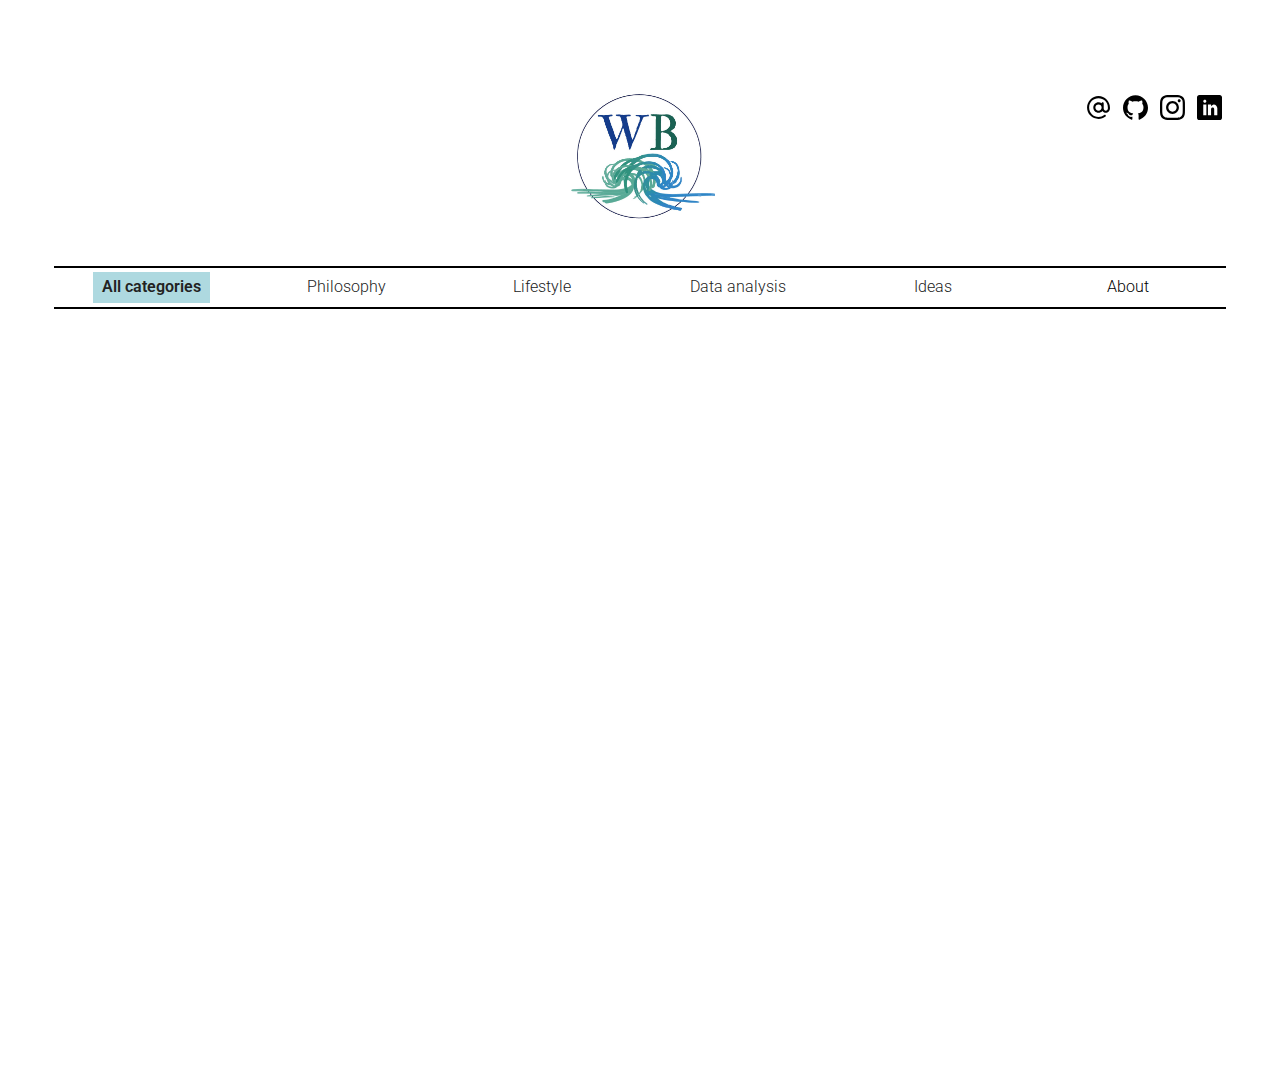
<file: index.html>
<!DOCTYPE html>
<!--[if lt IE 7]>      <html class="no-js lt-ie9 lt-ie8 lt-ie7"> <![endif]-->
<!--[if IE 7]>         <html class="no-js lt-ie9 lt-ie8"> <![endif]-->
<!--[if IE 8]>         <html class="no-js lt-ie9"> <![endif]-->
<!--[if gt IE 8]><!--> <html class="no-js"> <!--<![endif]-->
    <head>
        
                <!-- Global site tag (gtag.js) - Google Analytics -->
        <script async src="https://www.googletagmanager.com/gtag/js?id=UA-160634949-1"></script>
        <script>
          window.dataLayer = window.dataLayer || [];
          function gtag(){dataLayer.push(arguments);}
          gtag('js', new Date());

          gtag('config', 'UA-160634949-1');
        </script>

        
	<meta charset="utf-8">
	<meta http-equiv="X-UA-Compatible" content="IE=edge">
	<title>Wild Blue</title>
	<meta name="viewport" content="width=device-width, initial-scale=1">
	<meta name="description" content="On Philosophy, Lifestyle, Coding and Ideas." /> <!-- ########### INSERT DESCRIPTION ##########-->
	<meta name="keywords" content="blog, Blog, Lukas, Lucas, Dzenkauskas, Lithuanian, philosophy, lifestyle, coding, ideas, student, wild, blue, wildblue" /> <!-- ########### INSERT KEYWORDS ##########-->
	<meta name="author" content="Lukas Dzenkauskas, L.D., WB, Wild Blue, wildblue" /> <!-- ########### AUTHOR META DATA ##########-->

  	<!-- Facebook integration -->
	<meta property="og:title" content="Wild Blue"/>
	<meta property="og:image" content="images/logos/logo4.jpg"/>
	<meta property="og:url" content="https://wildblue.io/"/>
	<meta property="og:site_name" content="WildBlue.io"/>
	<meta property="og:description" content="On Philosophy, Lifestyle, Coding and Ideas."/>

	<!-- Place favicon.ico and apple-touch-icon.png in the root directory -->
	<link rel="shortcut icon" href="images/logos/favicon4.svg">
	<!-- Google Fonts -->
	<link href='http://fonts.googleapis.com/css?family=Playfair+Display:400,700,400italic|Roboto:400,300,700' rel='stylesheet' type='text/css'>
	<!-- Animate -->
	<link rel="stylesheet" href="css/animate.css">
	<!-- Icomoon -->
	<link rel="stylesheet" href="css/icomoon.css">
	<!-- Bootstrap  -->
	<link rel="stylesheet" href="css/bootstrap.css">

	<link rel="stylesheet" href="css/style.css">

	<!-- Modernizr JS -->
	<script src="js/modernizr-2.6.2.min.js"></script>
	<!-- FOR IE9 below -->
	<!--[if lt IE 9]>
	<script src="js/respond.min.js"></script>
	<![endif]-->
	</head>
    
	<body>
	<!-- END #fh5co-offcanvas -->
	<header id="fh5co-header">
		
		<div class="container-fluid">
			<div class="row">
				<ul class="fh5co-social">
                    <li><a href="mailto:Dzenk.Lukas@gmail.com"><img src="images/SVG/at.svg" width="25px"></a></li>
                    <li><a href="https://github.com/LukasDZN"><img src="images/SVG/gh.svg" width="25px"></a></li>
                    <li><a href="https://www.instagram.com/lukasdzen/"><img src="images/SVG/ig.svg" width="25px"></a></li>
                    <li><a href="https://www.linkedin.com/in/lukasdzenkauskas/"><img src="images/SVG/linkedin.svg" width="25px"></a></li>
				</ul>
				<div class="col-lg-12 col-md-12 text-center">
                        <a href="index.html"><img src="images/logos/logo4.jpg" width="150px" class="center"></a>
                    <!--<h1 id="fh5co-logo"><a href="index.html">WBT</a></h1> <!-- ########### Website title (above article) ##########-->
				</div>

			</div>
		
		</div>
		<div id="menuContainer">
			<div class="separator"></div>
			<div class="menu">
				<button
					class="filter-selector active"
					onclick="filterSelection('all')"
				>
					All categories
				</button>
				<button
					class="filter-selector"
					onclick="filterSelection('Philosophy')"
				>
					Philosophy
				</button>
				<button
					class="filter-selector"
					onclick="filterSelection('Lifestyle')"
				>
					Lifestyle
				</button>
				<button
					class="filter-selector"
					onclick="filterSelection('Data analysis')"
				>
					Data analysis
				</button>
                <button
					class="filter-selector"
					onclick="filterSelection('Ideas')"
				>
					Ideas
				</button>
                <button
					class="filter-selector"
				>
					<a href="About.html"><font color="black">About</font></a>
				</button>
			</div>
			<div class="separator"></div>
		</div>

	</header>
	<!-- END #fh5co-header -->
	<div class="container-fluid">
		<div class="row fh5co-post-entry"
			style="
    			display: flex;
    			flex-wrap: wrap;
		">
            <!-- SAMPLE ARTICLE IN INDEX
            <article label="Data analysis" class="col-lg-3 col-md-3 col-sm-3 col-xs-6 col-xxs-12 animate-box">
				<figure>
					<a href="Page_template.html"><img src="images/pic_3.jpg" alt="Image" class="img-responsive"></a>
				</figure>
				<span class="fh5co-meta">Data analysis</span>
				<h2 class="fh5co-article-title"><a href="Page_template.html">Post 3</a></h2>
				<span class="fh5co-meta fh5co-date">March 15th, 2020</span>
			</article>
            -->
            
			<article label="Data analysis" class="col-lg-3 col-md-3 col-sm-3 col-xs-6 col-xxs-12 animate-box">
				<figure>
					<a href="/Meteor_article.html"><img src="images/Meteor_article/Meteor.jpg" width="100%" alt="Image" class="img-responsive"></a>
				</figure>
				<span class="fh5co-meta">Data analysis</span>
				<h2 class="fh5co-article-title"><a href="/Meteor_article.html">If a meteor falls, but no one is around to see it...</a></h2>
				<span class="fh5co-meta fh5co-date">April 13th, 2020<br><h6>3 min read</h6></span>
			</article>
            
			<article label="Data analysis" class="col-lg-3 col-md-3 col-sm-3 col-xs-6 col-xxs-12 animate-box">
				<figure>
					<a href="/BEF_article.html"><img src="images/BEF_article/BEF_risk.jpg" width="100%" alt="Image" class="img-responsive"></a>
				</figure>
				<span class="fh5co-meta">Data analysis</span>
				<h2 class="fh5co-article-title"><a href="/BEF_article.html">Students and financial risk-taking</a></h2>
				<span class="fh5co-meta fh5co-date">April 7th, 2020<br><h6>4 min read</h6></span>
			</article>
            
			<div class="clearfix visible-xs-block"></div>
            
            <!-- ARTICLE HERE -->
            
            <!-- ARTICLE HERE -->
            
			<div class="clearfix visible-lg-block visible-md-block visible-sm-block visible-xs-block"></div>
            
            <!-- ARTICLE HERE -->
            
            <!-- ARTICLE HERE -->
            
			<div class="clearfix visible-xs-block"></div>
            
            <!-- ARTICLE HERE -->
            
            <!-- ARTICLE HERE -->
            
			<div class="clearfix visible-lg-block visible-md-block visible-sm-block visible-xs-block"></div>

            <!-- ARTICLE HERE -->
            
            <!-- ARTICLE HERE -->
            
			<div class="clearfix visible-xs-block"></div>
            
            <!-- ARTICLE HERE -->
            
            <!-- ARTICLE HERE -->
            
			<div class="clearfix visible-lg-block visible-md-block visible-sm-block visible-xs-block"></div>
            
            <!-- ARTICLE HERE -->
            
            <!-- ARTICLE HERE -->
            
			<div class="clearfix visible-xs-block"></div>
            
            <!-- ARTICLE HERE -->
            
            <!-- ARTICLE HERE -->
            
			<div class="clearfix visible-xs-block"></div>
		</div>
        
	</div>
	
	<!-- jQuery -->
	<script src="js/jquery.min.js"></script>
	<!-- jQuery Easing -->
	<script src="js/jquery.easing.1.3.js"></script>
	<!-- Bootstrap -->
	<script src="js/bootstrap.min.js"></script>
	<!-- Waypoints -->
	<script src="js/jquery.waypoints.min.js"></script>
	<!-- Main JS -->
	<script src="js/main.js"></script>
	<script src="js/filter.js"></script>

	</body>
</html>
</file>
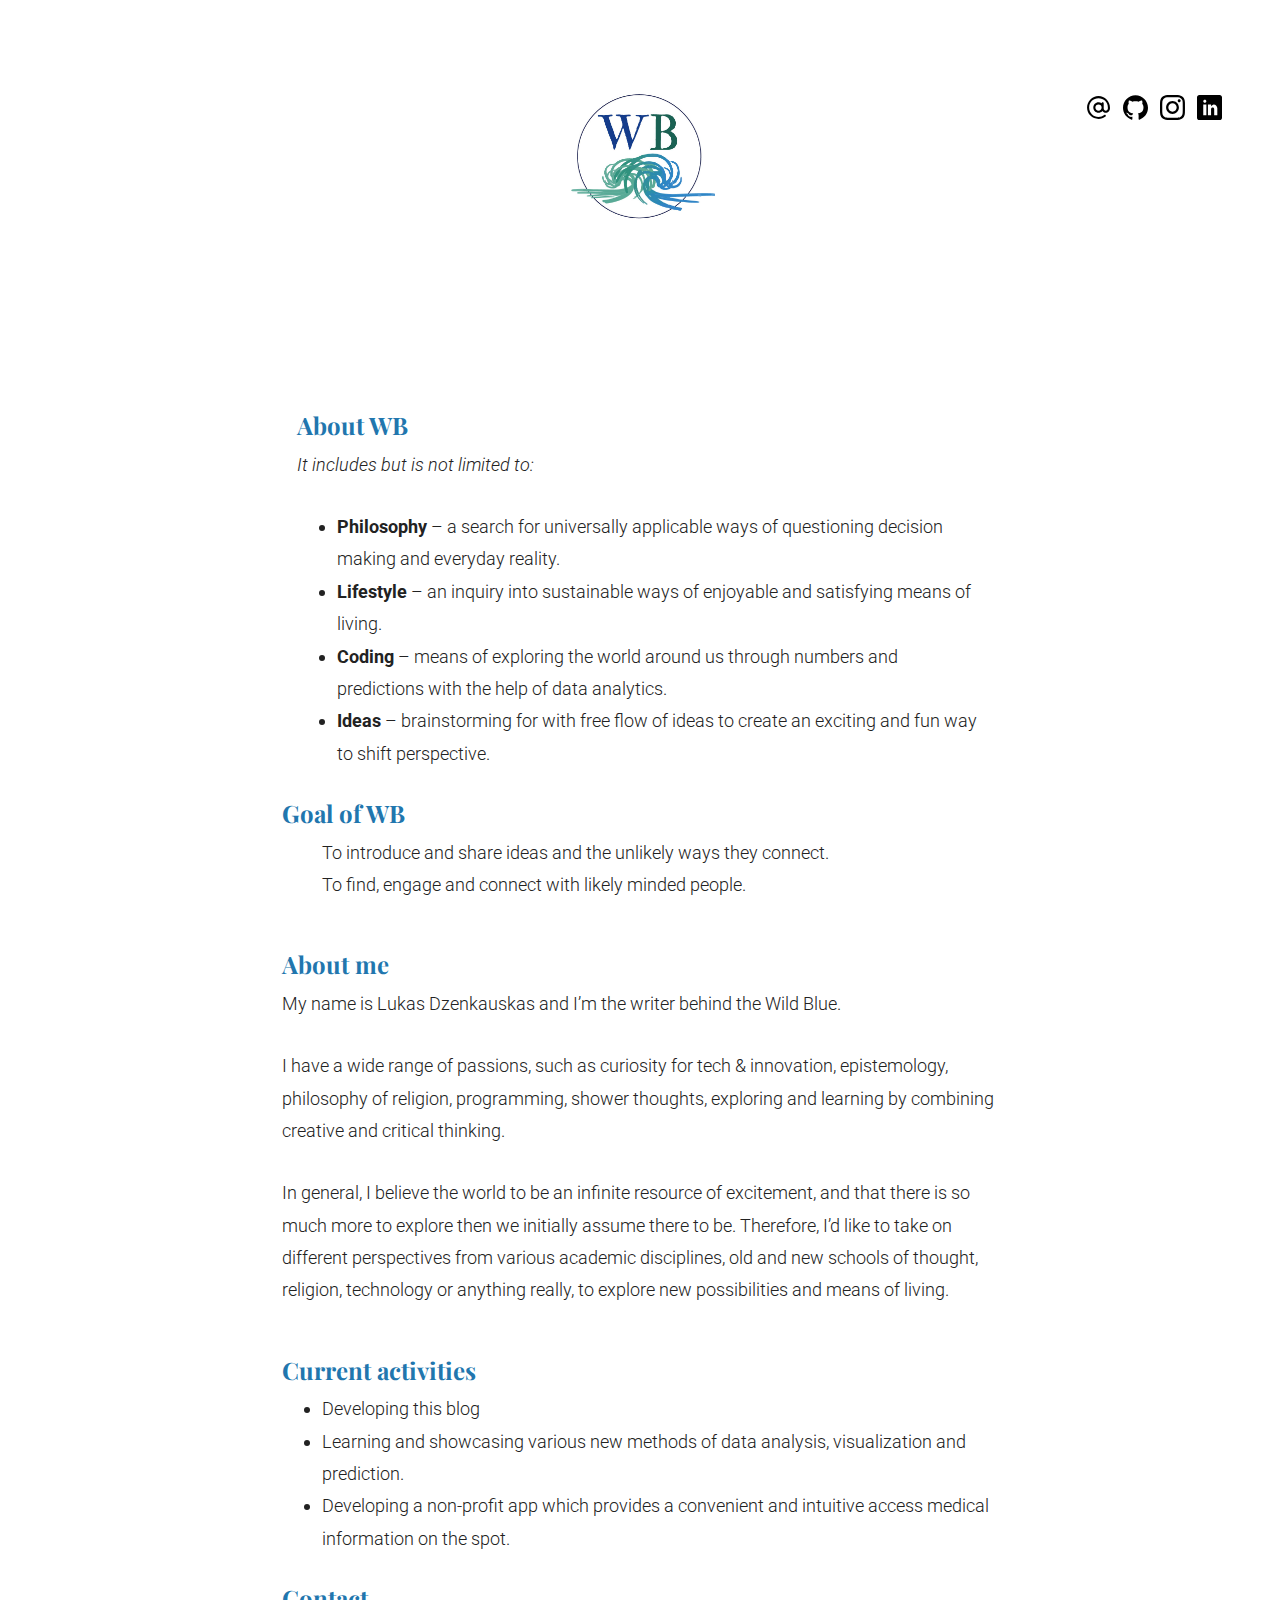
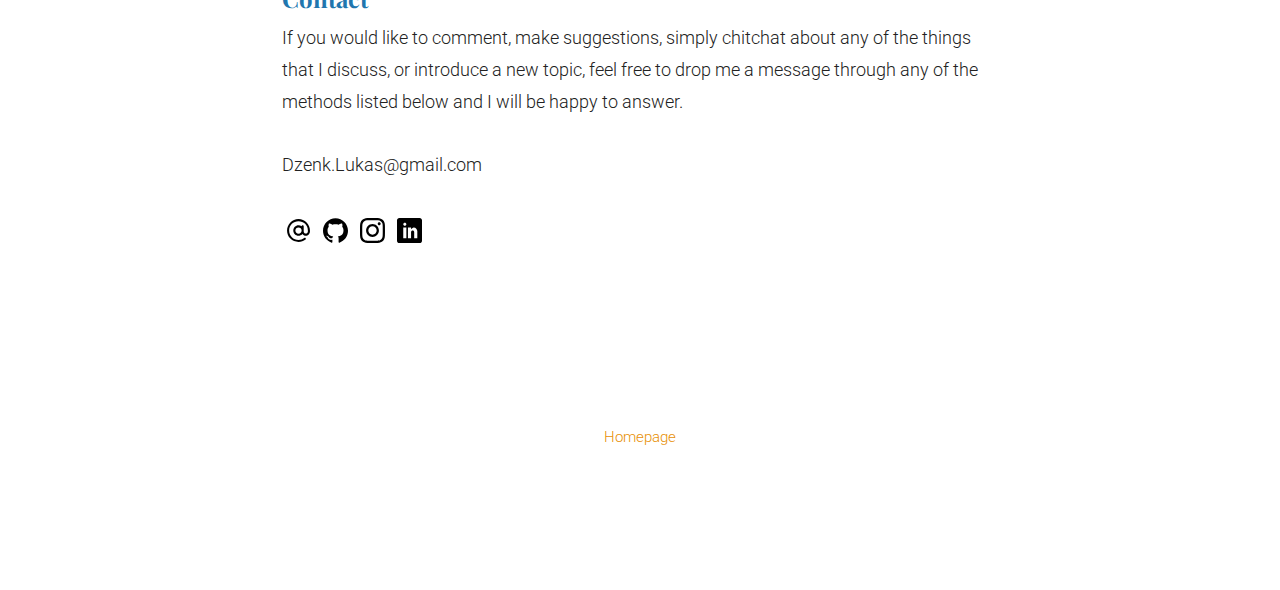
<file: About.html>
<!DOCTYPE html>
<!--[if lt IE 7]>      <html class="no-js lt-ie9 lt-ie8 lt-ie7"> <![endif]-->
<!--[if IE 7]>         <html class="no-js lt-ie9 lt-ie8"> <![endif]-->
<!--[if IE 8]>         <html class="no-js lt-ie9"> <![endif]-->
<!--[if gt IE 8]><!--> <html class="no-js"> <!--<![endif]-->
	<head>
        
        <!-- Global site tag (gtag.js) - Google Analytics -->
<script async src="https://www.googletagmanager.com/gtag/js?id=UA-160634949-1"></script>
<script>
  window.dataLayer = window.dataLayer || [];
  function gtag(){dataLayer.push(arguments);}
  gtag('js', new Date());

  gtag('config', 'UA-160634949-1');
</script>

        
	<meta charset="utf-8">
	<meta http-equiv="X-UA-Compatible" content="IE=edge">
	<title>WB &mdash; About</title> <!-- ########### TITLE OF THE TAB ##########-->
	<meta name="viewport" content="width=device-width, initial-scale=1">
	<meta name="description" content="Description about the blog and it's contents" /> <!-- ########### INSERT DESCRIPTION ##########-->
	<meta name="keywords" content="About me, information, contact, Lukas, Dzenkauskas, LukasDZN, Lukas Dzenkauskas" /> <!-- ########### INSERT KEYWORDS ##########-->
	<meta name="author" content="Lukas Dzenkauskas, Lukas, L.D., WB, Wild Blue" /> <!-- ########### AUTHOR META DATA ##########-->

  	<!-- Facebook integration -->
	<meta property="og:title" content="Wild Blue - About"/>
	<meta property="og:image" content="images/logos/logo4.jpg"/>
	<meta property="og:url" content="https://wildblue.io/About"/>
	<meta property="og:site_name" content="Wild Blue"/>
	<meta property="og:description" content="About page"/>
    
	<!-- Place favicon.ico and apple-touch-icon.png in the root directory -->
	<link rel="shortcut icon" href="images/logos/favicon4.svg">
    
	<!-- Google Fonts -->
	<link href='http://fonts.googleapis.com/css?family=Playfair+Display:400,700,400italic|Roboto:400,300,700' rel='stylesheet' type='text/css'>
	<!-- Animate -->
	<link rel="stylesheet" href="css/animate.css">
	<!-- Icomoon -->
	<link rel="stylesheet" href="css/icomoon.css">
	<!-- Bootstrap  -->
	<link rel="stylesheet" href="css/bootstrap.css">

	<link rel="stylesheet" href="css/style.css">


	<!-- Modernizr JS -->
	<script src="js/modernizr-2.6.2.min.js"></script>
	<!-- FOR IE9 below -->
	<!--[if lt IE 9]>
	<script src="js/respond.min.js"></script>
	<![endif]-->        
        
	</head>
	<body>
	<!-- END #fh5co-offcanvas -->
	<header id="fh5co-header">
		
		<div class="container-fluid">

			<div class="row">
				<!--<a href="#" class="js-fh5co-nav-toggle fh5co-nav-toggle"><i></i></a>-->
				<ul class="fh5co-social animate-box-2">
                    <li><a href="mailto:Dzenk.Lukas@gmail.com"><img src="images/SVG/at.svg" width="25px"></a></li>
                    <li><a href="https://github.com/LukasDZN"><img src="images/SVG/gh.svg" width="25px"></a></li>
                    <li><a href="https://www.instagram.com/lukasdzen/"><img src="images/SVG/ig.svg" width="25px"></a></li>
                    <li><a href="https://www.linkedin.com/in/lukasdzenkauskas/"><img src="images/SVG/linkedin.svg" width="25px"></a></li>
				</ul>
				<div class="col-lg-12 col-md-12 text-center">
                        <a href="index.html"><img src="images/logos/logo4.jpg" width="150px" class="center"></a>
                    <!--<h1 id="fh5co-logo"><a href="index.html">WBT</a></h1> <!-- ########### Website title (above article) ##########-->
				</div>

			</div>
		
		</div>

	</header>
	<!--<a href="#" class="fh5co-post-prev"><span><i class="icon-chevron-left"></i> Prev</span></a>
	<a href="#" class="fh5co-post-next"><span>Next <i class="icon-chevron-right"></i></span></a>
	<!-- END #fh5co-header --> <!-- ########### PREV AND NEXT BUTTONS ##########-->
        
	<div class="container-fluid">
        
		<div class="row fh5co-post-entry single-entry">
            
			<article class="col-lg-8 col-lg-offset-2 col-md-8 col-md-offset-2 col-sm-8 col-sm-offset-2 col-xs-12 col-xs-offset-0">
				
				<div class="col-lg-12 col-lg-offset-0 col-md-12 col-md-offset-0 col-sm-12 col-sm-offset-0 col-xs-12 col-xs-offset-0 text-left content-article">
                        
						<div class="col-md-12 animate-box-2">
                            <h3><strong>About WB</strong></h3>
                            <p><em>It includes but is not limited to:</em></p> 
                            <ul>
                            <li><strong>Philosophy</strong> – a search for universally applicable ways of questioning decision making and everyday reality.</li>

                            <li><strong>Lifestyle</strong> – an inquiry into sustainable ways of enjoyable and satisfying means of living.</li>

                            <li><strong>Coding</strong> – means of exploring the world around us through numbers and predictions with the help of data analytics.</li> 

                            <li><strong>Ideas</strong> – brainstorming for with free flow of ideas to create an exciting and fun way to shift perspective.</li>
                            </ul>
						</div>
                    
                    <div class="row">
						<div class="col-md-12 animate-box-2">
                            <h3><strong>Goal of WB</strong></h3>
                            <ul>
                            <p>To introduce and share ideas and the unlikely ways they connect.<br>
                            To find, engage and connect with likely minded people.</p>
                            </ul>
						</div>
					</div>
                    
                    <div class="row">
						<div class="col-md-12 animate-box-2">
                            <h3><strong>About me</strong></h3>
                            <p>My name is Lukas Dzenkauskas and I’m the writer behind the Wild Blue.</p>

                            <p>I have a wide range of passions, such as curiosity for tech &amp; innovation, epistemology, philosophy of religion, programming, shower thoughts, exploring and learning by combining creative and critical thinking.</p>

                            <p>In general, I believe the world to be an infinite resource of excitement, and that there is so much more to explore then we initially assume there to be. Therefore, I’d like to take on different perspectives from various academic disciplines, old and new schools of thought, religion, technology or anything really, to explore new possibilities and means of living.</p>
						</div>
					</div>
                    
                    <div class="row">
						<div class="col-md-12 animate-box-2">
                            <h3><strong>Current activities</strong></h3>
                            <ul>
                                <li>Developing this blog</li>
                                <li>Learning and showcasing various new methods of data analysis, visualization and prediction.</li>
                                <li>Developing a non-profit app which provides a convenient and intuitive access medical information on the spot.</li>
                            </ul>
                        </div>
                    </div>
                    
                    <div class="row">
						<div class="col-md-12 animate-box-2">
                            <h3><strong>Contact</strong></h3>
                            <p>If you would like to comment, make suggestions, simply chitchat about any of the things that I discuss, or introduce a new topic, feel free to drop me a message through any of the methods listed below and I will be happy to answer.</p>
                            <p>Dzenk.Lukas@gmail.com</p>
                            <ul class="fh5co-social">
                            <li><a href="mailto:Dzenk.Lukas@gmail.com"><img src="images/SVG/at.svg" width="25px"></a></li>
                            <li><a href="https://github.com/LukasDZN"><img src="images/SVG/gh.svg" width="25px"></a></li>
                            <li><a href="https://www.instagram.com/lukasdzen/"><img src="images/SVG/ig.svg" width="25px"></a></li>
                            <li><a href="https://www.linkedin.com/in/lukasdzenkauskas/"><img src="images/SVG/linkedin.svg" width="25px"></a></li>
                            </ul>
                        </div>
                    </div>
                        
                    <div class="container-fluid">
			         <div class="row">
                    <div><p><font color="white">.</font></p></div>
			         </div>
		              </div>
                    </div>
                    </article>
        </div>
            <div class="col-md-12 text-center">
            <a href="/index.html"><small>Homepage</small></a>
            </div>
	<footer id="fh5co-footer">
		<p><small><br></small></p> <!-- ########### End signature ##########-->
	</footer>
	
	<!-- jQuery -->
	<script src="js/jquery.min.js"></script>
	<!-- jQuery Easing -->
	<script src="js/jquery.easing.1.3.js"></script>
	<!-- Bootstrap -->
	<script src="js/bootstrap.min.js"></script>
	<!-- Waypoints -->
	<script src="js/jquery.waypoints.min.js"></script>
	<!-- Main JS -->
	<script src="js/main.js"></script>

	</body>
</html>
</file>
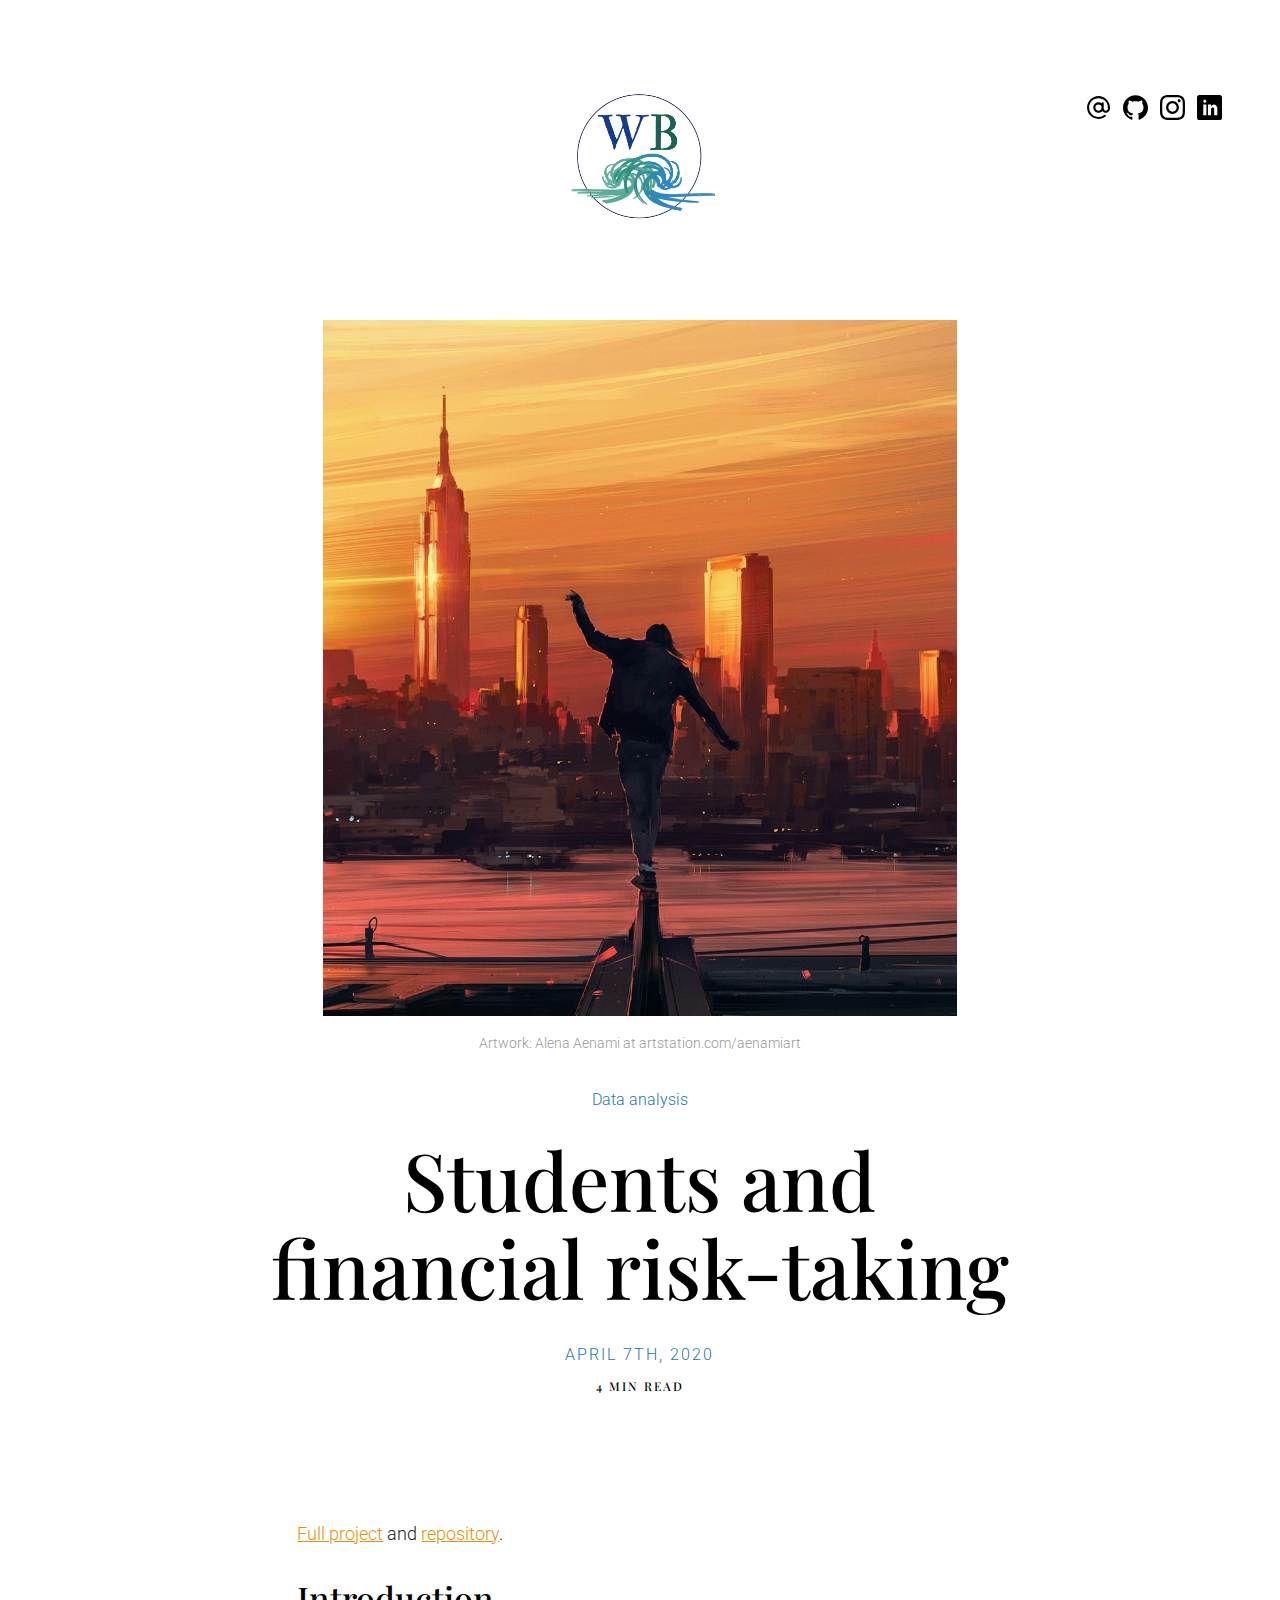
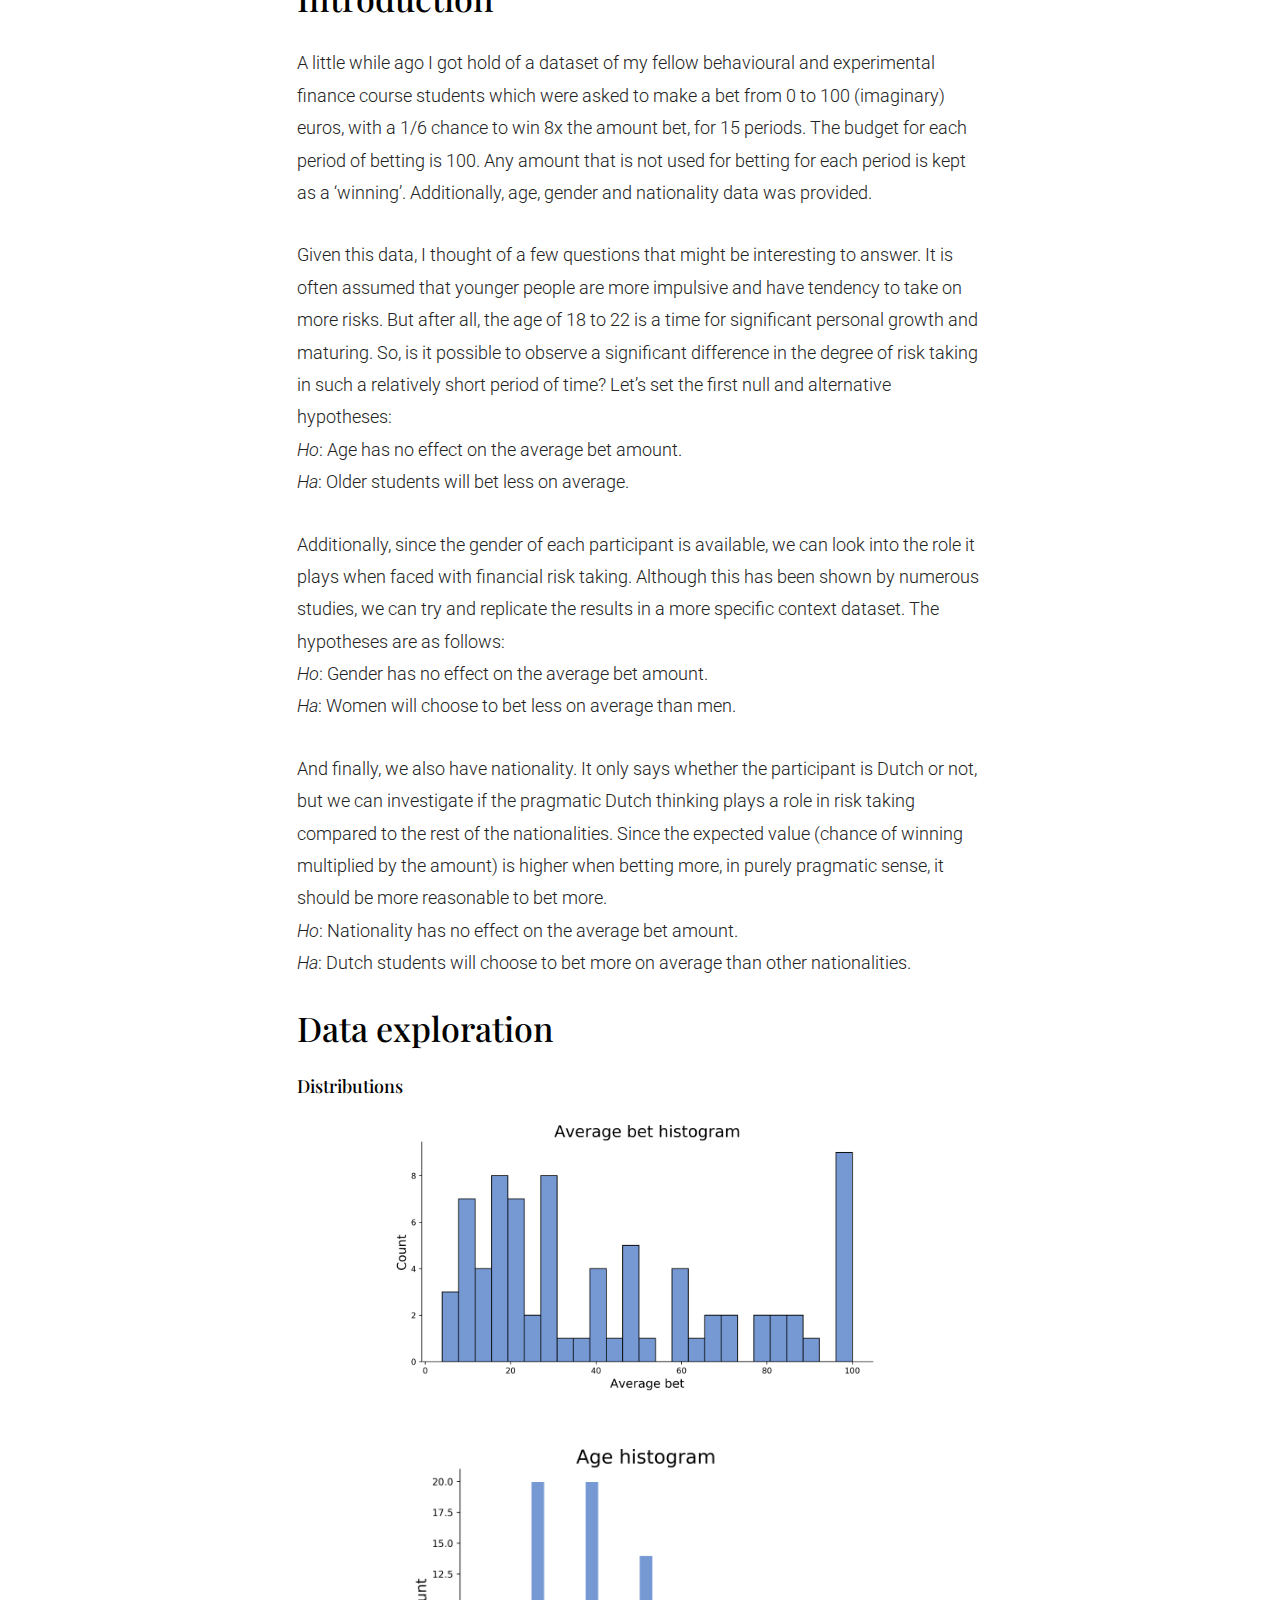
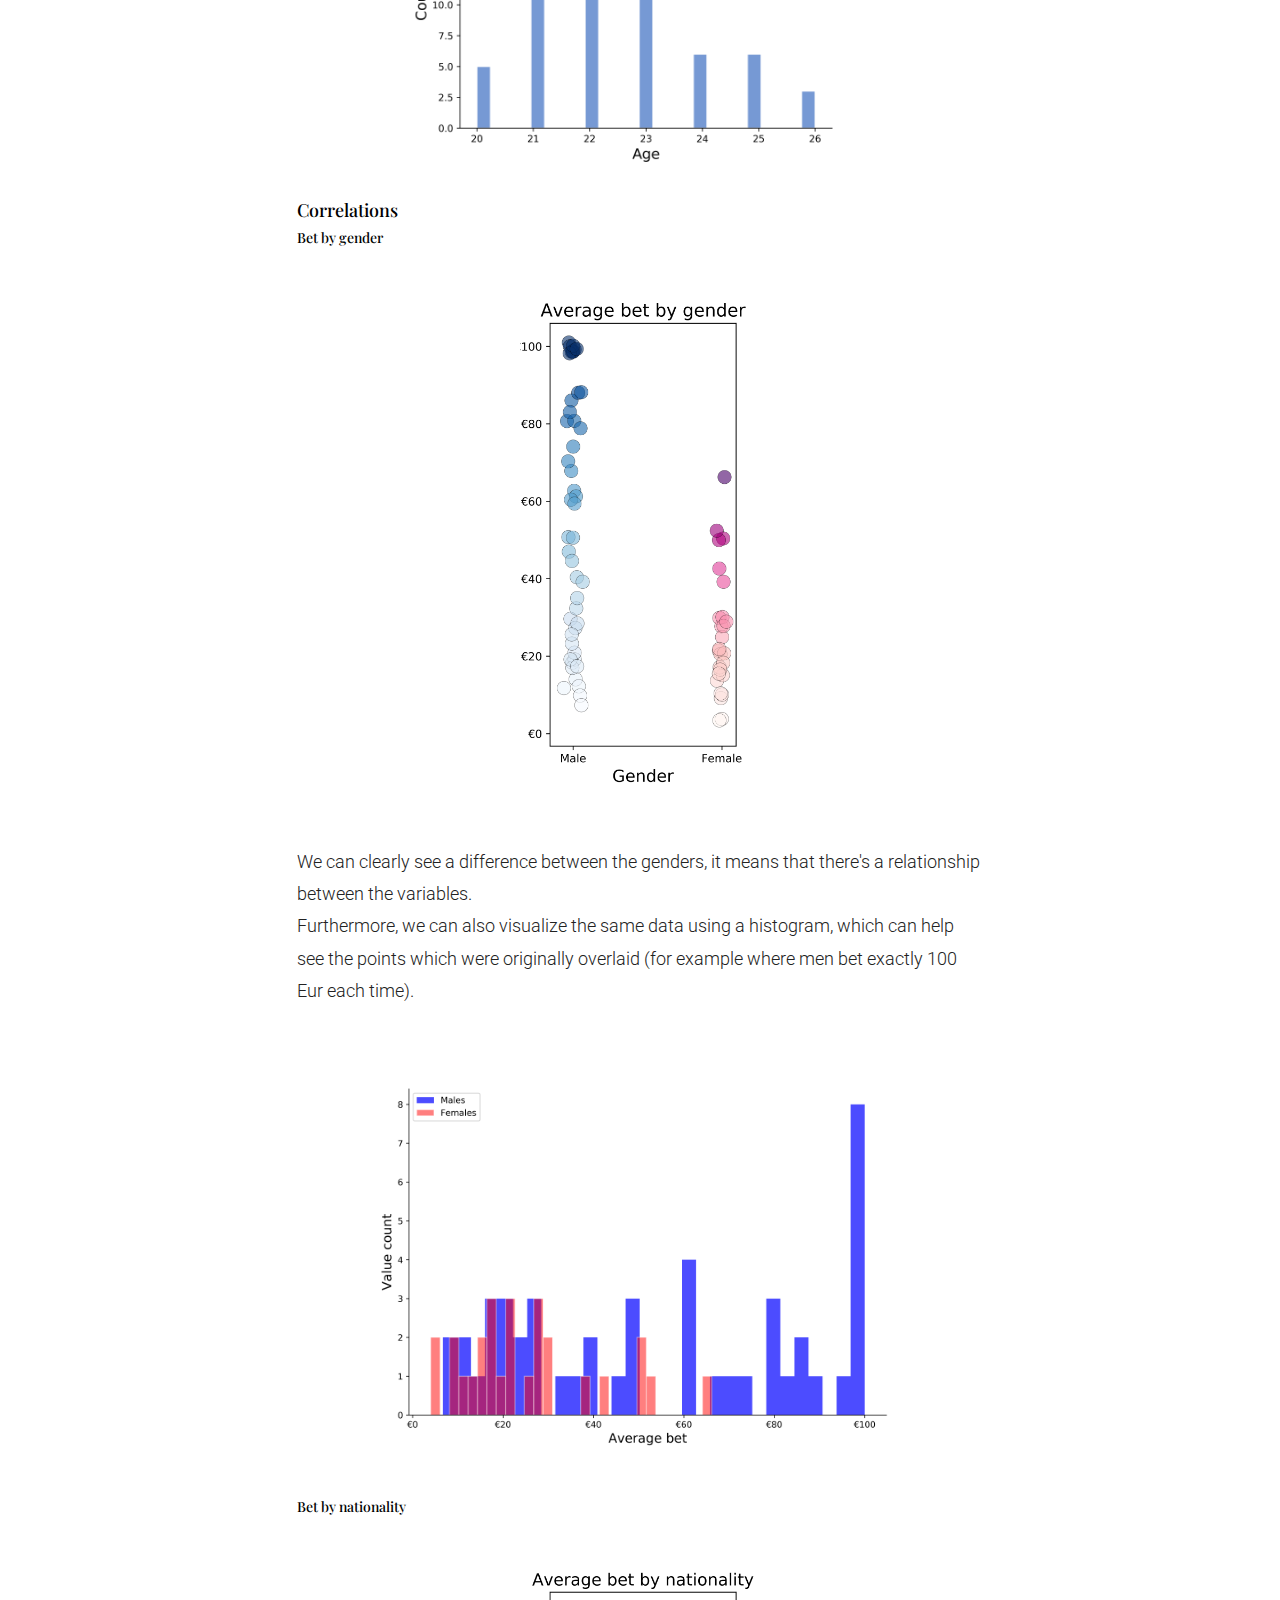
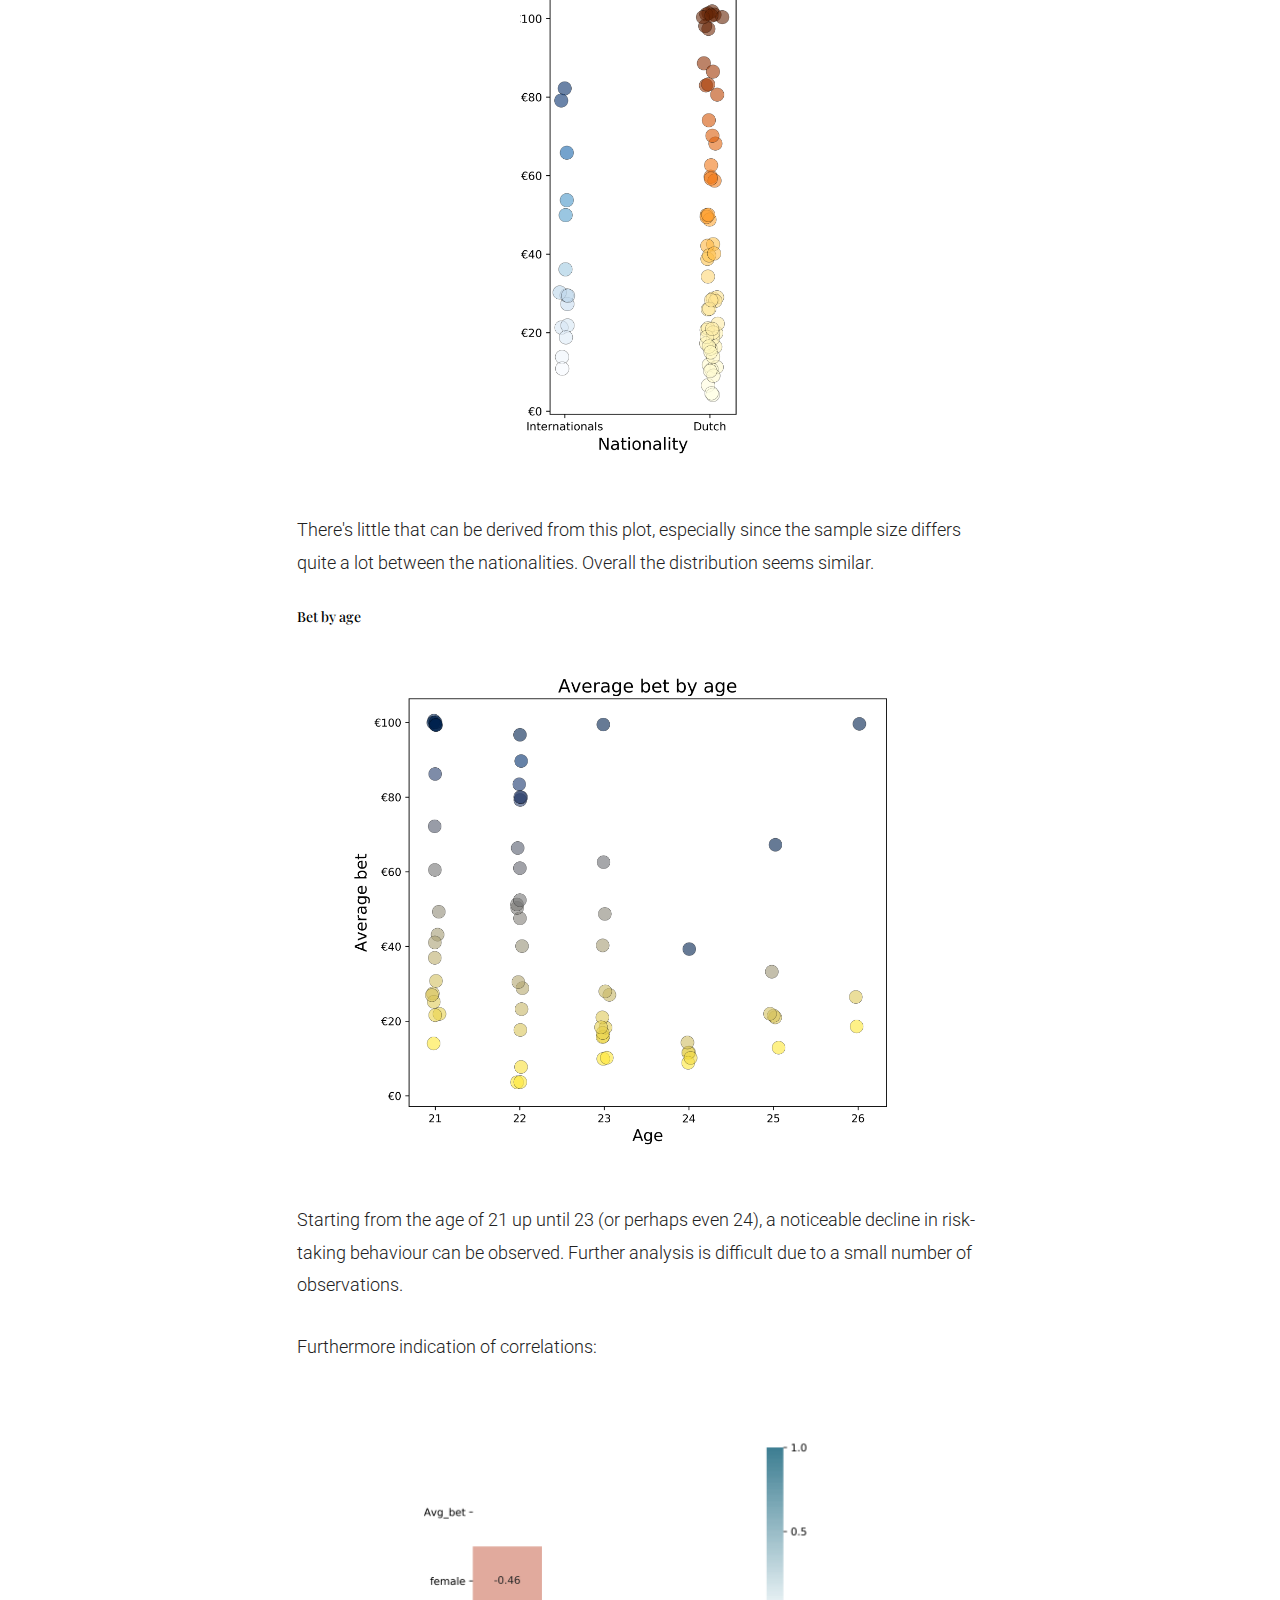
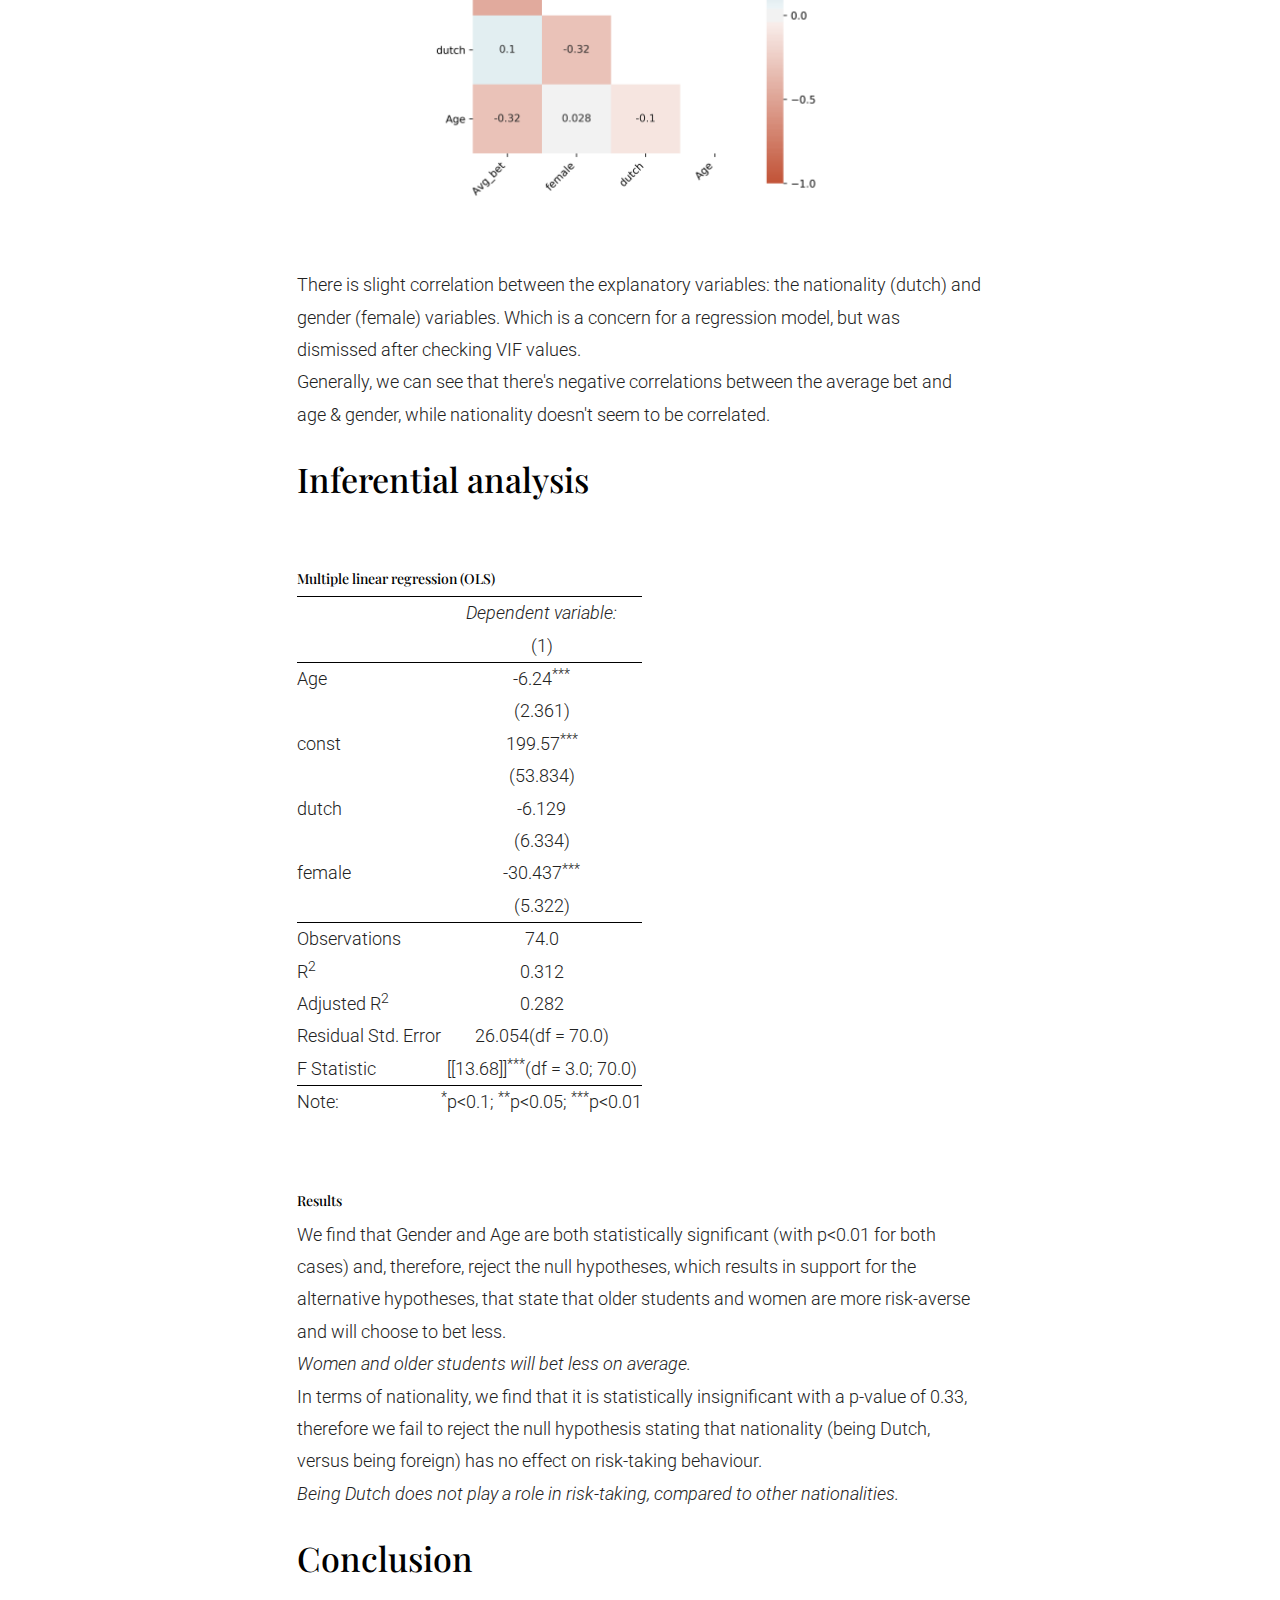
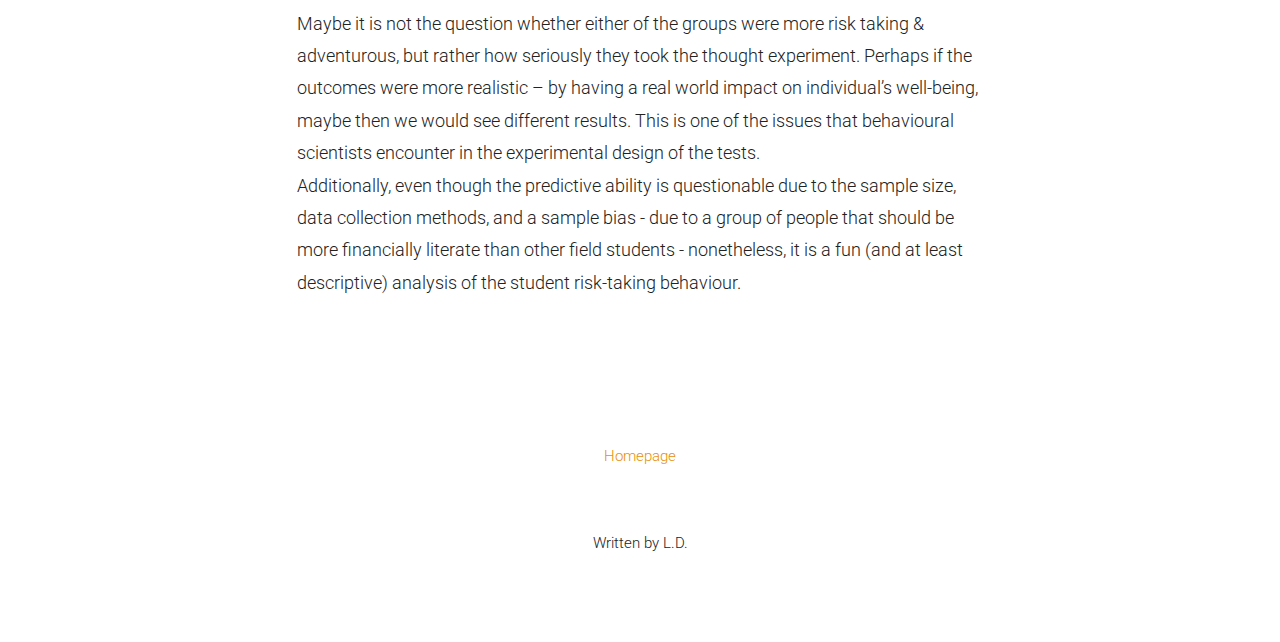
<file: BEF_article.html>
<!DOCTYPE html>
<!--[if lt IE 7]>      <html class="no-js lt-ie9 lt-ie8 lt-ie7"> <![endif]-->
<!--[if IE 7]>         <html class="no-js lt-ie9 lt-ie8"> <![endif]-->
<!--[if IE 8]>         <html class="no-js lt-ie9"> <![endif]-->
<!--[if gt IE 8]><!--> <html class="no-js"> <!--<![endif]-->
	<head>
        
        <!-- Global site tag (gtag.js) - Google Analytics -->
<script async src="https://www.googletagmanager.com/gtag/js?id=UA-160634949-1"></script>
<script>
  window.dataLayer = window.dataLayer || [];
  function gtag(){dataLayer.push(arguments);}
  gtag('js', new Date());

  gtag('config', 'UA-160634949-1');
</script>

        
	<meta charset="utf-8">
	<meta http-equiv="X-UA-Compatible" content="IE=edge">
	<title>WB &mdash; Risk-taking</title> <!-- ########### TITLE OF THE TAB ##########-->
	<meta name="viewport" content="width=device-width, initial-scale=1">
	<meta name="description" content="Data analysis of student risk-taking, while considering factors such as age, gender and nationality." /> <!-- ########### INSERT DESCRIPTION ##########-->
	<meta name="keywords" content="Analysis, risk-taking, risk, students, behavior, fiscal, money, data" /> <!-- ########### INSERT KEYWORDS ##########-->
	<meta name="author" content="Lukas Dzenkauskas, L.D., WB, Wild Blue" /> 

  	<!-- Facebook integration -->
	<meta property="og:title" content=""/>
	<meta property="og:image" content="images/BEF_article/BEF_risk.jpg"/> <!-- ########### IMAGE ##########-->
	<meta property="og:url" content=""/>
	<meta property="og:site_name" content=""/>
	<meta property="og:description" content=""/>
        
	<!-- Place favicon.ico and apple-touch-icon.png in the root directory -->
	<link rel="shortcut icon" href="images/logos/favicon4.svg">

	<!-- Google Fonts -->
	<link href='http://fonts.googleapis.com/css?family=Playfair+Display:400,700,400italic|Roboto:400,300,700' rel='stylesheet' type='text/css'>
	<!-- Animate -->
	<link rel="stylesheet" href="css/animate.css">
	<!-- Icomoon -->
	<link rel="stylesheet" href="css/icomoon.css">
	<!-- Bootstrap  -->
	<link rel="stylesheet" href="css/bootstrap.css">

	<link rel="stylesheet" href="css/style.css">


	<!-- Modernizr JS -->
	<script src="js/modernizr-2.6.2.min.js"></script>
	<!-- FOR IE9 below -->
	<!--[if lt IE 9]>
	<script src="js/respond.min.js"></script>
	<![endif]-->

	</head>
	<body>

	<!-- END #fh5co-offcanvas -->
	<header id="fh5co-header">
		<div class="container-fluid">
			<div class="row">
				<!--<a href="#" class="js-fh5co-nav-toggle fh5co-nav-toggle"><i></i></a>-->
				<ul class="fh5co-social">
                    <li><a href="mailto:Dzenk.Lukas@gmail.com"><img src="images/SVG/at.svg" width="25px"></a></li>
                    <li><a href="https://github.com/LukasDZN"><img src="images/SVG/gh.svg" width="25px"></a></li>
                    <li><a href="https://www.instagram.com/lukasdzen/"><img src="images/SVG/ig.svg" width="25px"></a></li>
                    <li><a href="https://www.linkedin.com/in/lukasdzenkauskas/"><img src="images/SVG/linkedin.svg" width="25px"></a></li>
				</ul>
				<div class="col-lg-12 col-md-12 text-center">
                        <a href="index.html"><img src="images/logos/logo4.jpg" width="150px" class="center"></a>
                    <!--<h1 id="fh5co-logo"><a href="index.html">WBT</a></h1> <!-- ########### Website title (above article) ##########-->
				</div>
			</div>
		</div>
	</header>
	<!--<a href="#" class="fh5co-post-prev"><span><i class="icon-chevron-left"></i> Prev</span></a>
	<a href="#" class="fh5co-post-next"><span>Next <i class="icon-chevron-right"></i></span></a>
	<!-- END #fh5co-header --> <!-- ########### PREV AND NEXT BUTTONS ##########-->
	<div class="container-fluid">
        
		<div class="row fh5co-post-entry single-entry">
            
			<article class="col-lg-8 col-lg-offset-2 col-md-8 col-md-offset-2 col-sm-8 col-sm-offset-2 col-xs-12 col-xs-offset-0">
                
				<figure class="animate-box-2">
					<img src="images/BEF_article/BEF_risk.jpg" alt="Image" width="85%" class="img-responsive">
                        <figcaption>Artwork: Alena Aenami at artstation.com/aenamiart
                        </figcaption>
				</figure>
                
				<span class="fh5co-meta animate-box-2">Data analysis</span> <!-- ########### Article tag ##########-->
                
				<h2 class="fh5co-article-title animate-box-2">Students and financial risk-taking</h2> <!-- ########### Article title ##########-->
                
				<span class="fh5co-meta fh5co-date animate-box-2">April 7th, 2020 <br><h6>4 min read</h6></span> <!-- ########### Date of the article ##########-->
				
				<div class="col-lg-12 col-lg-offset-0 col-md-12 col-md-offset-0 col-sm-12 col-sm-offset-0 col-xs-12 col-xs-offset-0 text-left content-article">

						<div class="col-md-12 animate-box-2">
				            <p>
                            <br><a href="/BEF_project.html">Full project</a> and <a href="https://github.com/LukasDZN/BEF_project">repository</a>.</p>
							<h2>Introduction</h2>
                            <p>A little while ago I got hold of a dataset of my fellow behavioural and experimental finance course students which were asked to make a bet from 0 to 100 (imaginary) euros, with a 1/6 chance to win 8x the amount bet, for 15 periods. The budget for each period of betting is 100. Any amount that is not used for betting for each period is kept as a ‘winning’. Additionally, age, gender and nationality data was provided.</p>
                            <p>Given this data, I thought of a few questions that might be interesting to answer.
                            It is often assumed that younger people are more impulsive and have tendency to take on more risks. But after all, the age of 18 to 22 is a time for significant personal growth and maturing. So, is it possible to observe a significant difference in the degree of risk taking in such a relatively short period of time? Let’s set the first null and alternative hypotheses: 
                            <br><i>Ho</i>: Age has no effect on the average bet amount.
                            <br><i>Ha</i>: Older students will bet less on average.
                            <p>
                            Additionally, since the gender of each participant is available, we can look into the role it plays when faced with financial risk taking. Although this has been shown by numerous studies, we can try and replicate the results in a more specific context dataset. The hypotheses are as follows:
                            <br><i>Ho</i>: Gender has no effect on the average bet amount.
                            <br><i>Ha</i>: Women will choose to bet less on average than men.
                            <p>
                            And finally, we also have nationality. It only says whether the participant is Dutch or not, but we can investigate if the pragmatic Dutch thinking plays a role in risk taking compared to the rest of the nationalities. Since the expected value (chance of winning multiplied by the amount) is higher when betting more, in purely pragmatic sense, it should be more reasonable to bet more.
                            <br><i>Ho</i>: Nationality has no effect on the average bet amount.
                            <br><i>Ha</i>: Dutch students will choose to bet more on average than other nationalities.</p>
                            <h2>Data exploration</h2>
                            <h4>Distributions</h4>
                            <figure class="animate-box-2">
					           <img src="images/BEF_article/histogram.png" alt="Image" width="85%" class="img-responsive">
				            </figure>
                            <figure class="animate-box-2">
					           <img src="images/BEF_article/Count%20vs%20age%20(hist).png" width="70%" alt="Image" width="70%" class="img-responsive">
				            </figure>
                            <h4>Correlations</h4>
                            <h5>Bet by gender</h5>
                            <figure class="animate-box-2">
					           <img src="images/BEF_article/Average%20bet%20by%20gender.png" width="35%" alt="Image" class="img-responsive">
				            </figure>
                            <p>We can clearly see a difference between the genders, it means that there's a relationship between the variables.<br>
                            Furthermore, we can also visualize the same data using a histogram, which can help see the points which were originally overlaid (for example where men bet exactly 100 Eur each time).</p>
                            <figure class="animate-box-2">
					           <img src="images/BEF_article/Average%20bet%20by%20age%20(hist).png" width="90%" alt="Image" class="img-responsive">
				            </figure>
                            <h5>Bet by nationality</h5>
                            <figure class="animate-box-2">
					           <img src="images/BEF_article/Average%20bet%20by%20nationality.png" width="35%" alt="Image" class="img-responsive">
				            </figure>
                            <p>There's little that can be derived from this plot, especially since the sample size differs quite a lot between the nationalities. Overall the distribution seems similar.</p>
                            <h5>Bet by age</h5>
                            <figure class="animate-box-2">
					           <img src="images/BEF_article/Average%20bet%20by%20age.png" alt="Image" width="90%" class="img-responsive">
				            </figure>
                            <p>Starting from the age of 21 up until 23 (or perhaps even 24), a noticeable decline in risk-taking behaviour can be observed. Further analysis is difficult due to a small number of observations.</p>
                            <p>Furthermore indication of correlations:</p>
                            <figure class="animate-box-2">
					           <img src="images/BEF_article/Correlation%20matrix%20heatmap.png" alt="Image" width="65%" class="img-responsive">
				            </figure>
                            <p>There is slight correlation between the explanatory variables: the nationality (dutch) and gender (female) variables. Which is a concern for a regression model, but was dismissed after checking VIF values.<br> Generally, we can see that there's negative correlations between the average bet and age &amp; gender, while nationality doesn't seem to be correlated.</p>
                            <h2>Inferential analysis</h2><br>
                            <h5>Multiple linear regression (OLS)</h5>
                            <table style="text-align:center"><tr><td colspan="2" style="border-bottom: 1px solid black"></td></tr><tr><td style="text-align:left"></td><td colspan="1"><em>Dependent variable:</em></td></tr><tr><td style="text-align:left"></td><tr><td style="text-align:left"></td><td>(1)</td></tr><tr><td colspan="2" style="border-bottom: 1px solid black"></td></tr><tr><td style="text-align:left">Age</td><td>-6.24<sup>***</sup></td></tr><tr><td style="text-align:left"></td><td>(2.361)</td></tr><tr><td style="text-align:left">const</td><td>199.57<sup>***</sup></td></tr><tr><td style="text-align:left"></td><td>(53.834)</td></tr><tr><td style="text-align:left">dutch</td><td>-6.129<sup></sup></td></tr><tr><td style="text-align:left"></td><td>(6.334)</td></tr><tr><td style="text-align:left">female</td><td>-30.437<sup>***</sup></td></tr><tr><td style="text-align:left"></td><td>(5.322)</td></tr><td colspan="2" style="border-bottom: 1px solid black"></td></tr><tr><td style="text-align: left">Observations</td><td>74.0</td></tr><tr><td style="text-align: left">R<sup>2</sup></td><td>0.312</td></tr><tr><td style="text-align: left">Adjusted R<sup>2</sup></td><td>0.282</td></tr><tr><td style="text-align: left">Residual Std. Error</td><td>26.054(df = 70.0)</td></tr><tr><td style="text-align: left">F Statistic</td><td>[[13.68]]<sup>***</sup>(df = 3.0; 70.0)</td></tr><tr><td colspan="2" style="border-bottom: 1px solid black"></td></tr><tr><td style="text-align: left">Note:</td>
                             <td colspan="1" style="text-align: right">
                              <sup>*</sup>p&lt;0.1;
                              <sup>**</sup>p&lt;0.05;
                              <sup>***</sup>p&lt;0.01
                             </td></tr></table>
                            <br> <br>
                            <h5>Results</h5>
                            <p>We find that Gender and Age are both statistically significant (with p&lt;0.01 for both cases) and, therefore, reject the null hypotheses, which results in support for the alternative hypotheses, that state that older students and women are more risk-averse and will choose to bet less.<br><i>Women and older students will bet less on average.</i><br>In terms of nationality, we find that it is statistically insignificant with a p-value of 0.33, therefore we fail to reject the null hypothesis stating that nationality (being Dutch, versus being foreign) has no effect on risk-taking behaviour.<br><i>Being Dutch does not play a role in risk-taking, compared to other nationalities.</i></p>
                            <h2>Conclusion</h2>
                            <p>Maybe it is not the question whether either of the groups were more risk taking &amp; adventurous, but rather how seriously they took the thought experiment. Perhaps if the outcomes were more realistic – by having a real world impact on individual’s well-being, maybe then we would see different results. This is one of the issues that behavioural scientists encounter in the experimental design of the tests.<br>

                            Additionally, even though the predictive ability is questionable due to the sample size, data collection methods, and a sample bias - due to a group of people that should be more financially literate than other field students - nonetheless, it is a fun (and at least descriptive) analysis of the student risk-taking behaviour.</p>
						</div>
				</div>
			</article>
		</div>
            <div class="col-lg-12 col-md-12 text-center">
            <a href="/index.html"><small>Homepage</small></a>
            </div>
	</div>
	<footer id="fh5co-footer">
		<p><small>Written by L.D.<br></small></p> <!-- ########### End signature ##########-->
	</footer>
	
	<!-- jQuery -->
	<script src="js/jquery.min.js"></script>
	<!-- jQuery Easing -->
	<script src="js/jquery.easing.1.3.js"></script>
	<!-- Bootstrap -->
	<script src="js/bootstrap.min.js"></script>
	<!-- Waypoints -->
	<script src="js/jquery.waypoints.min.js"></script>
	<!-- Main JS -->
	<script src="js/main.js"></script>

	</body>
</html>
</file>
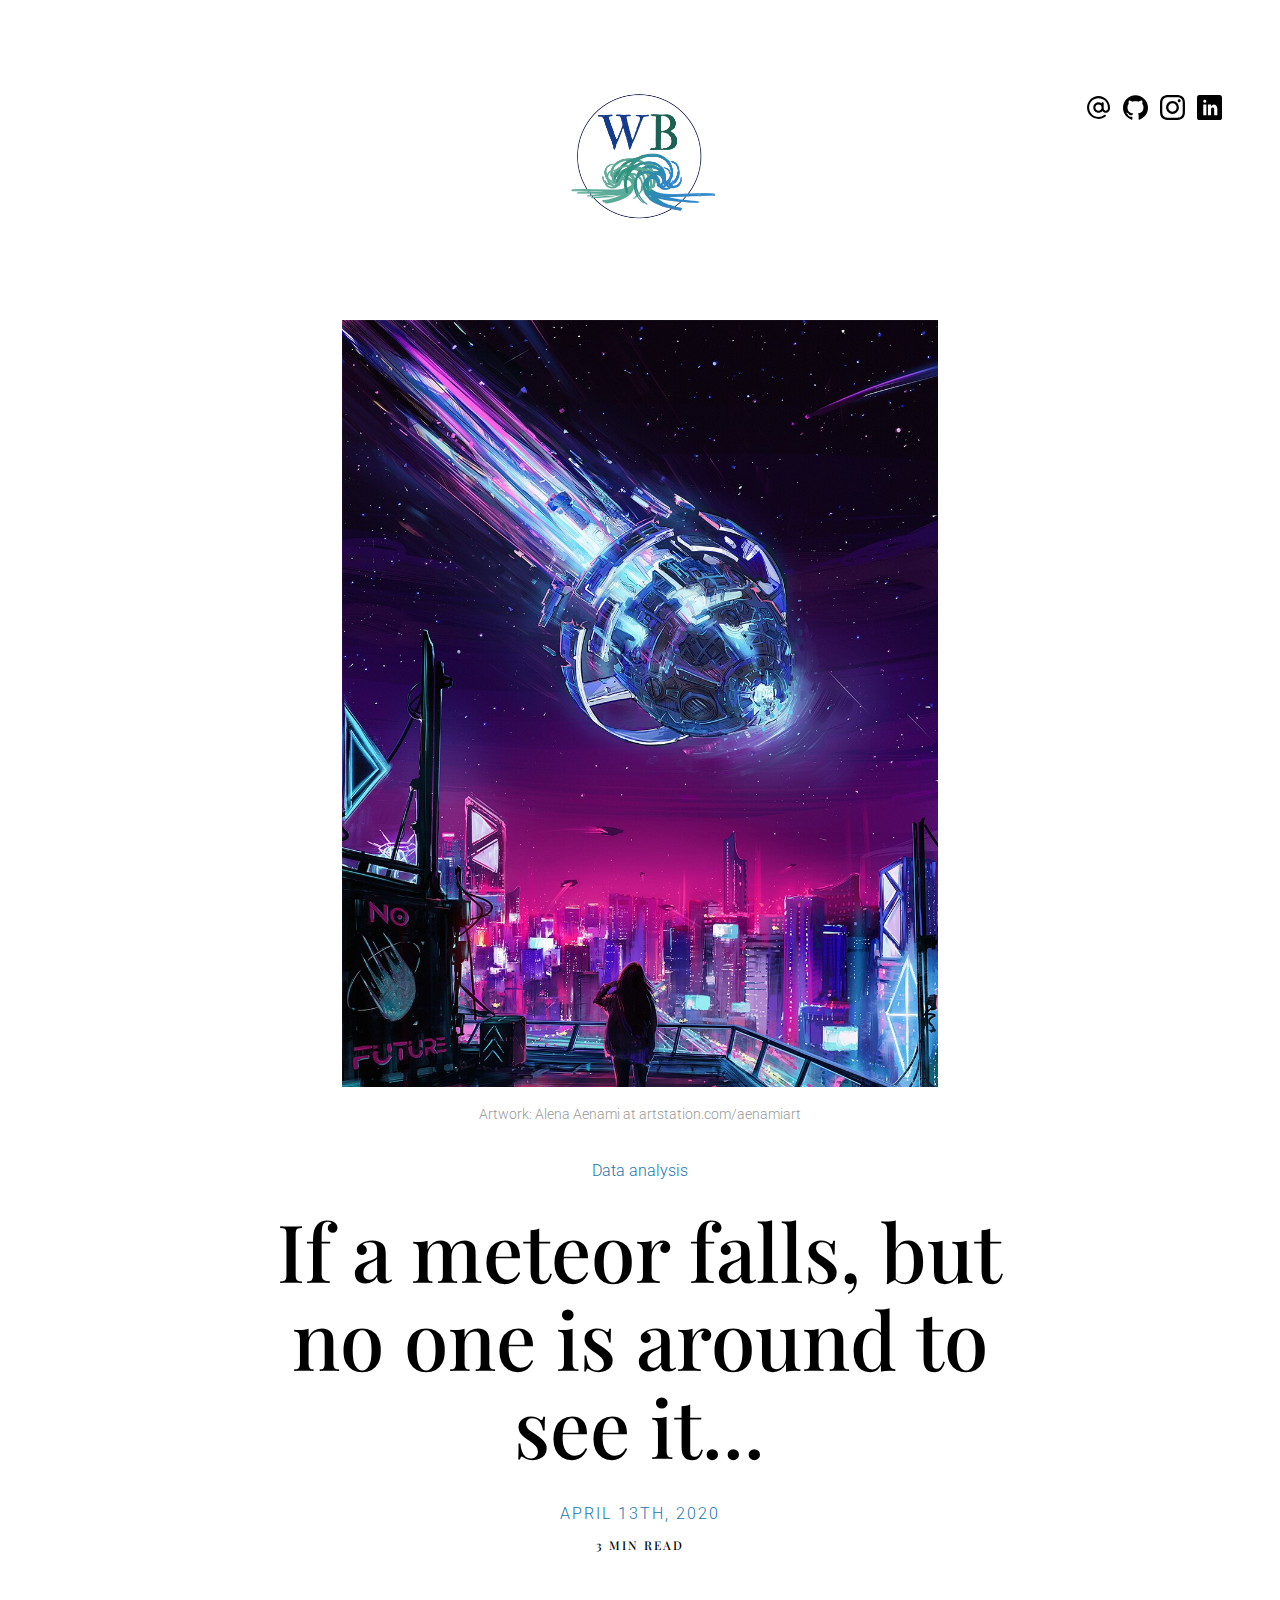
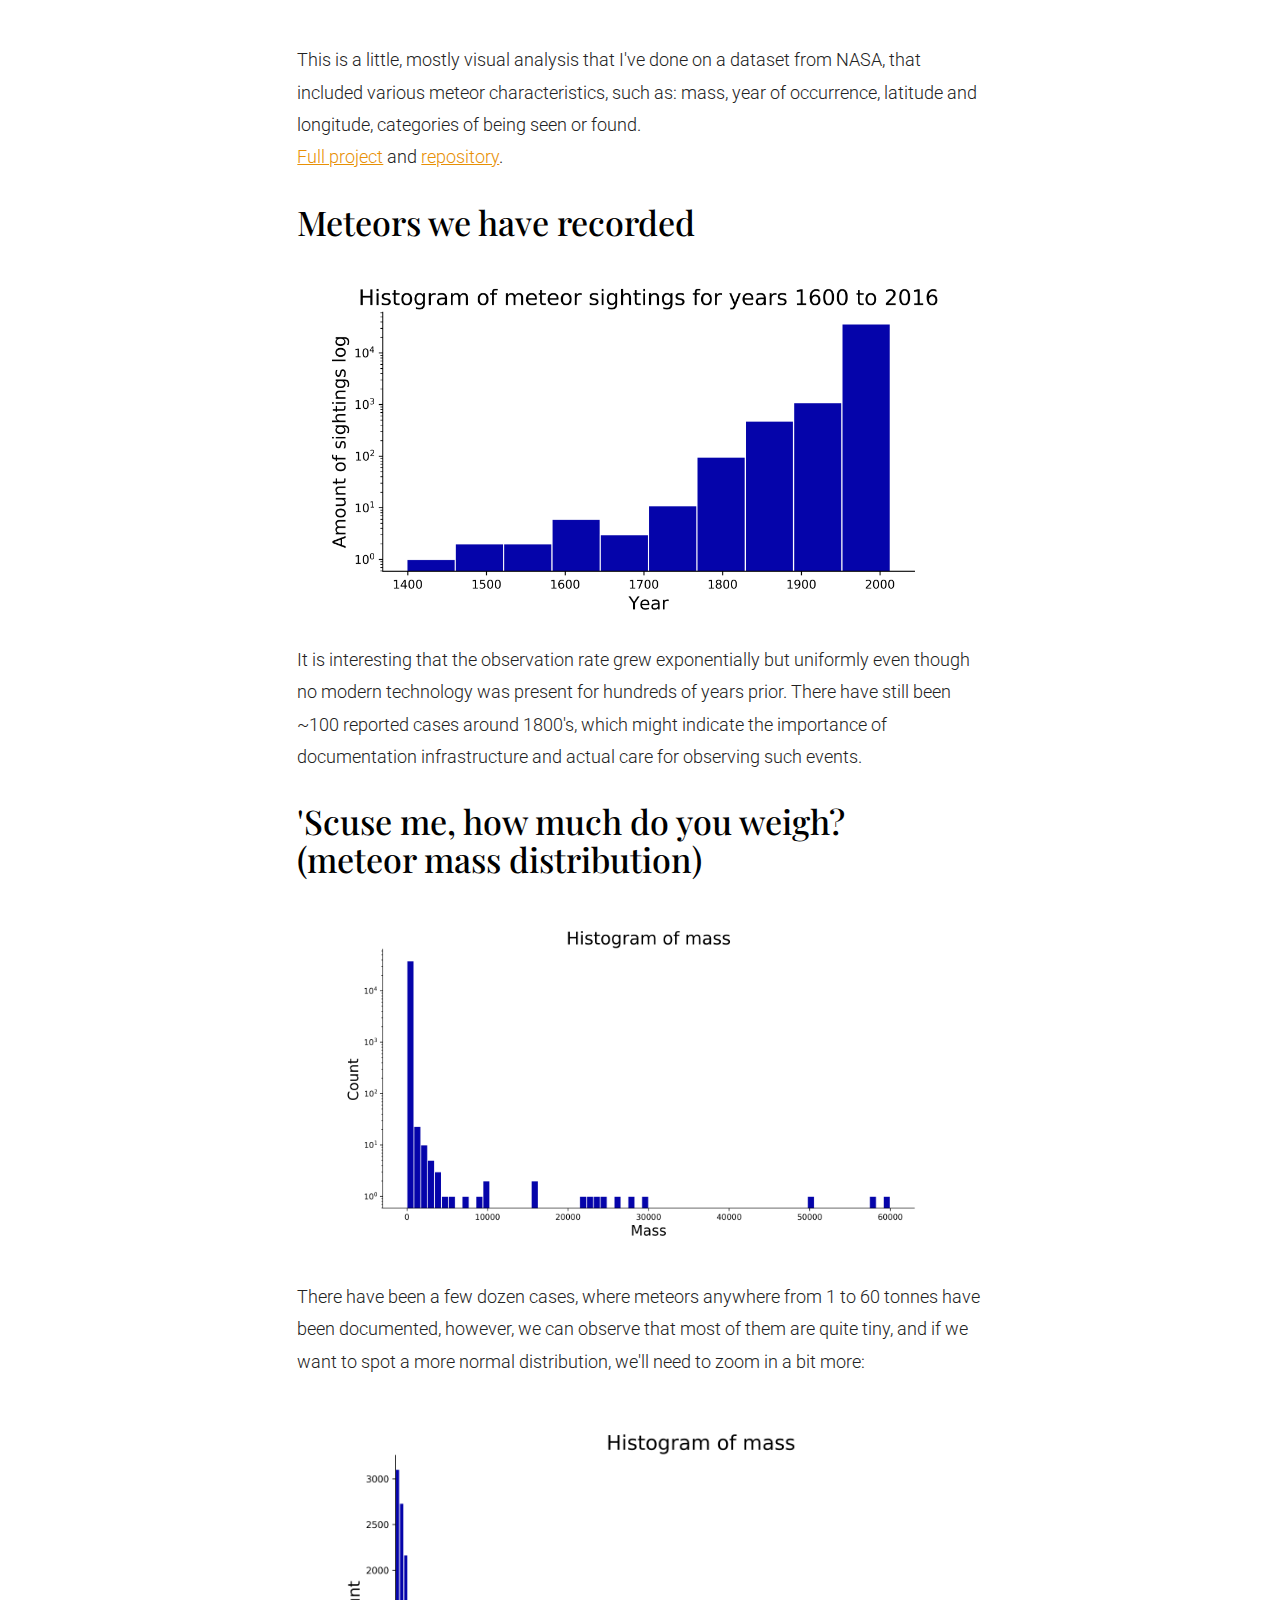
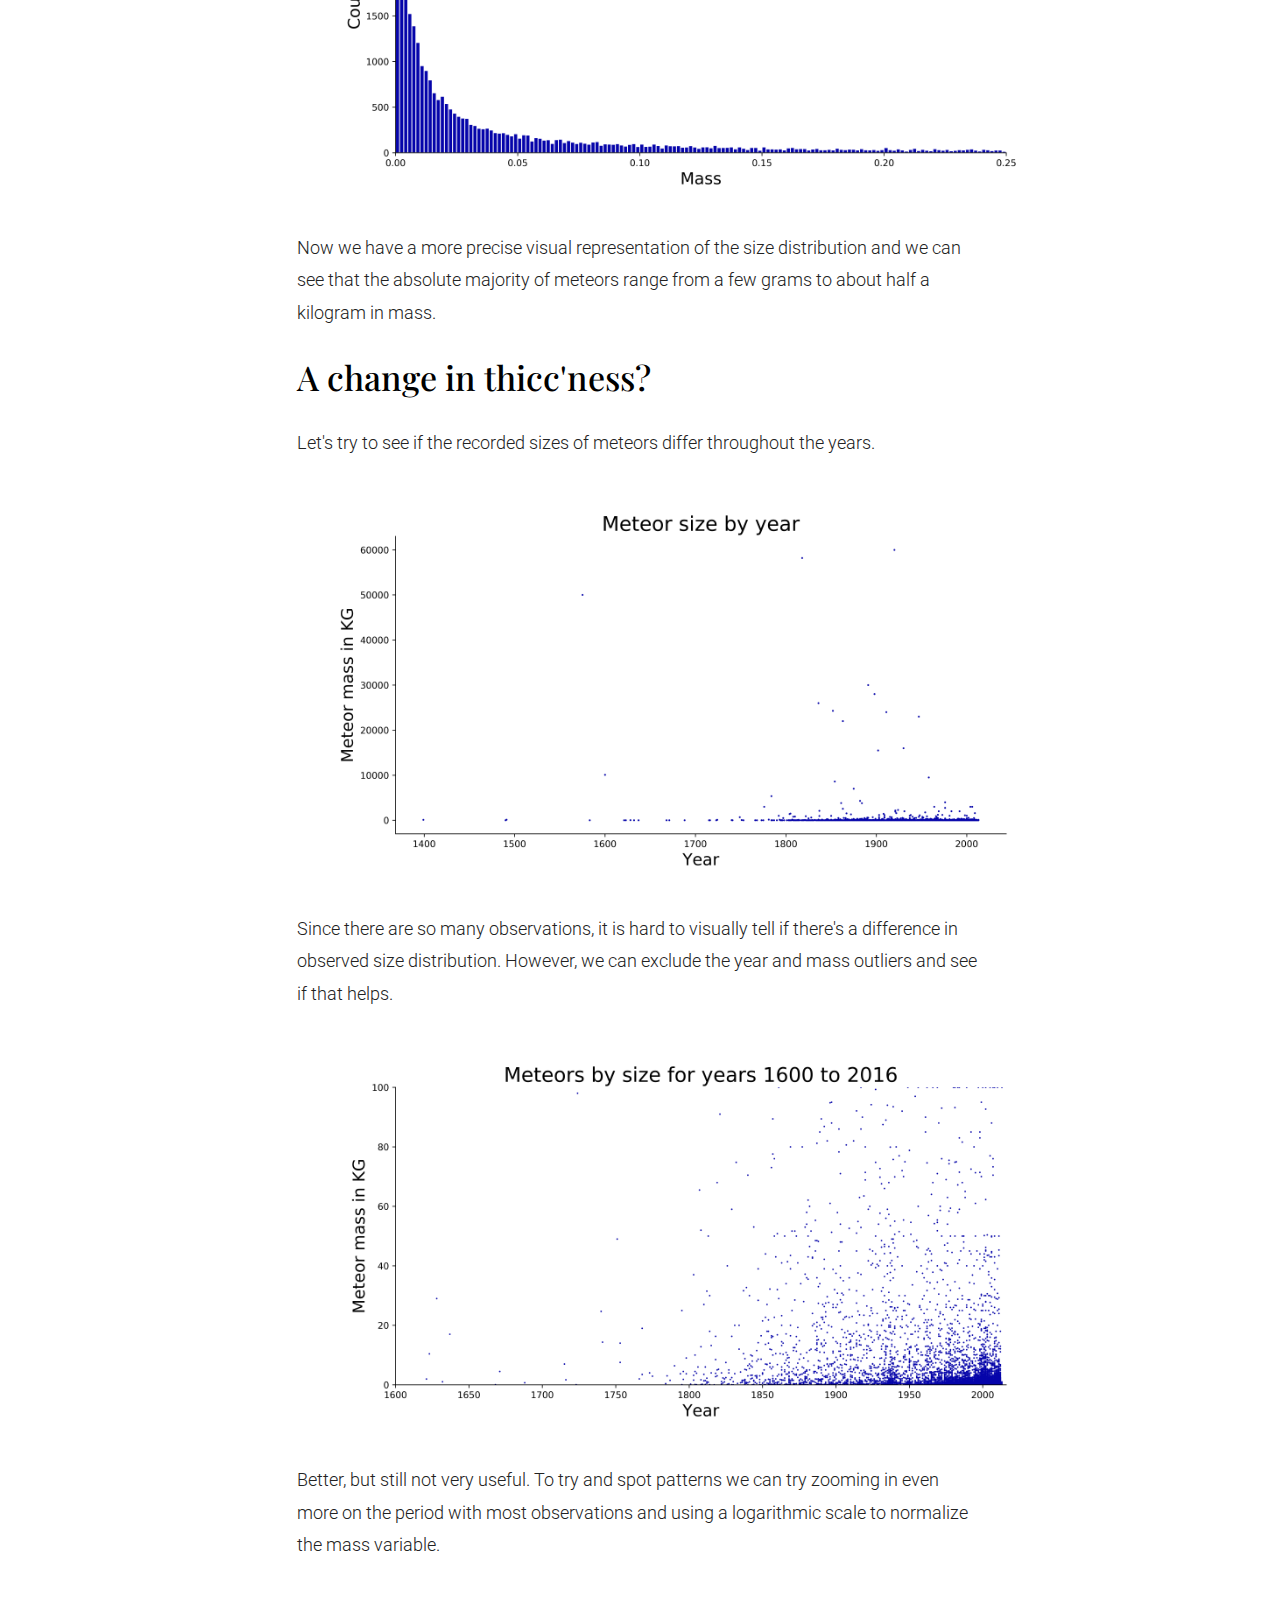
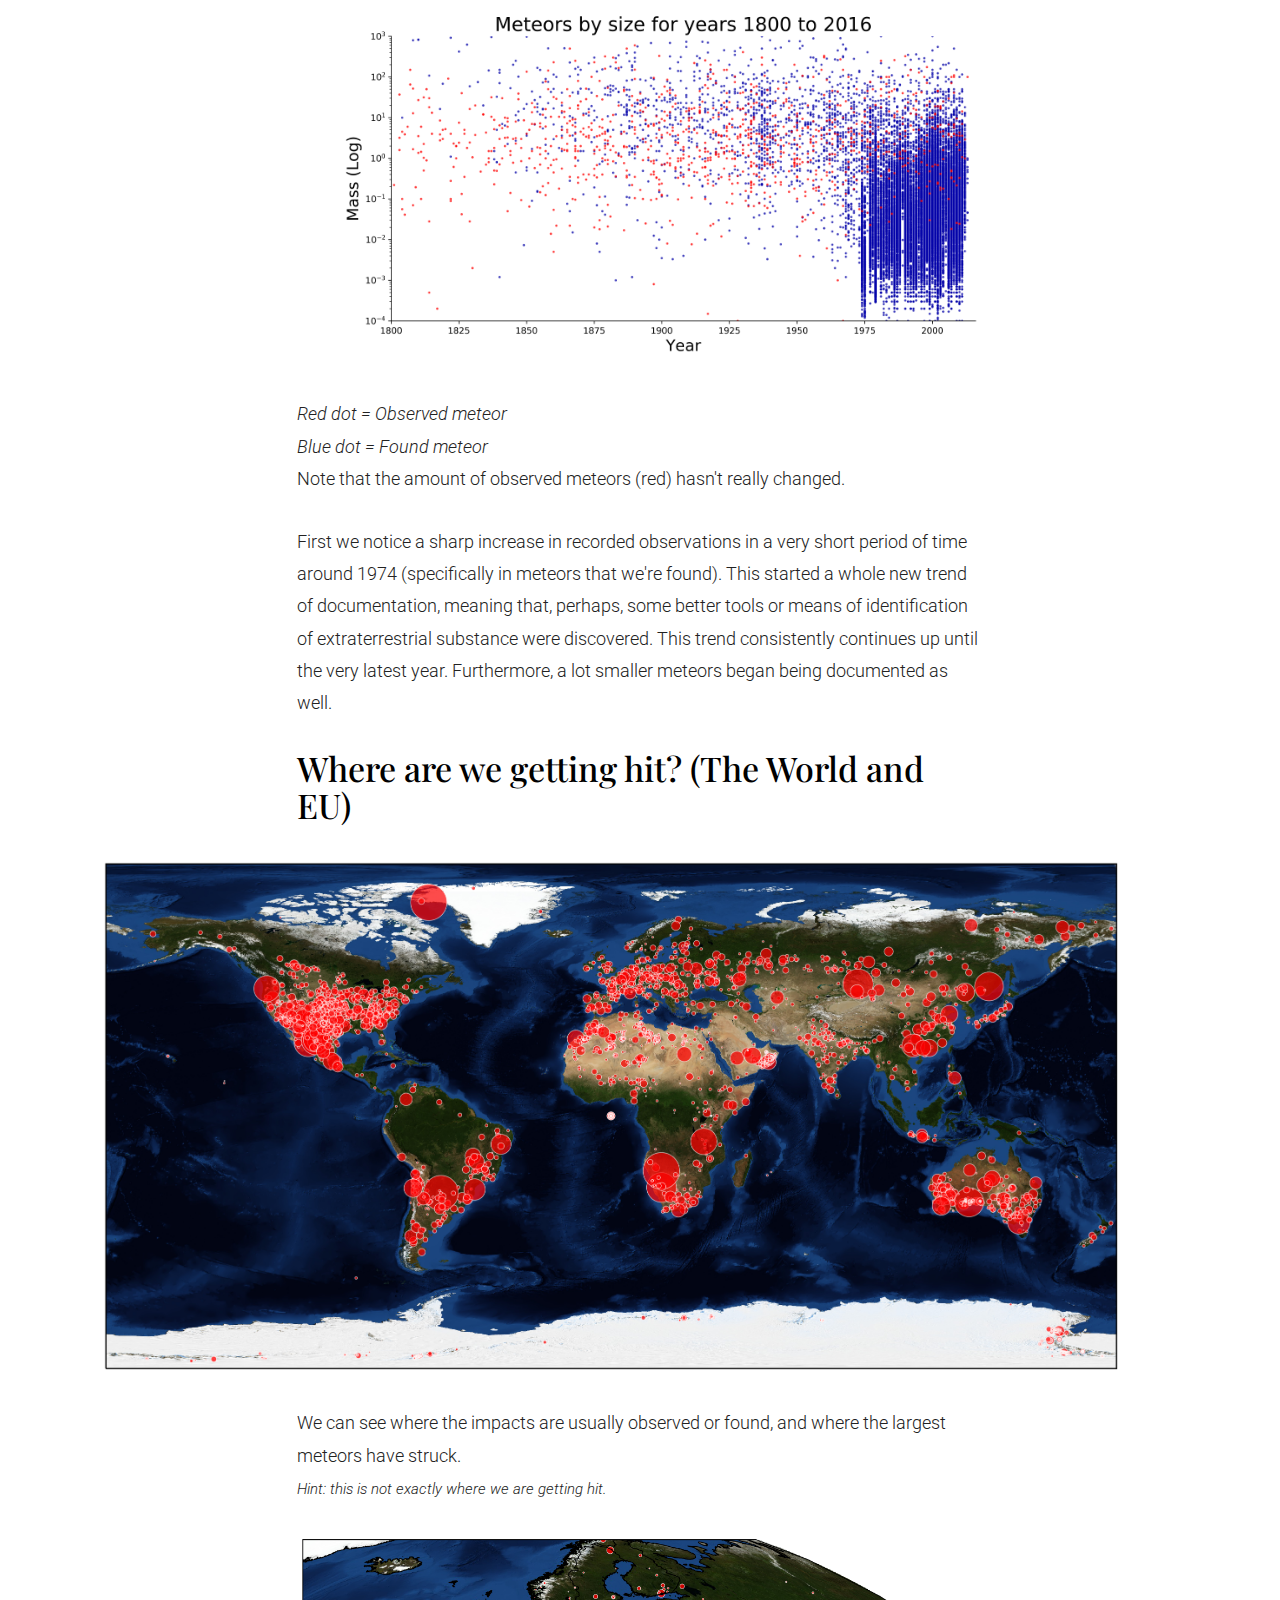
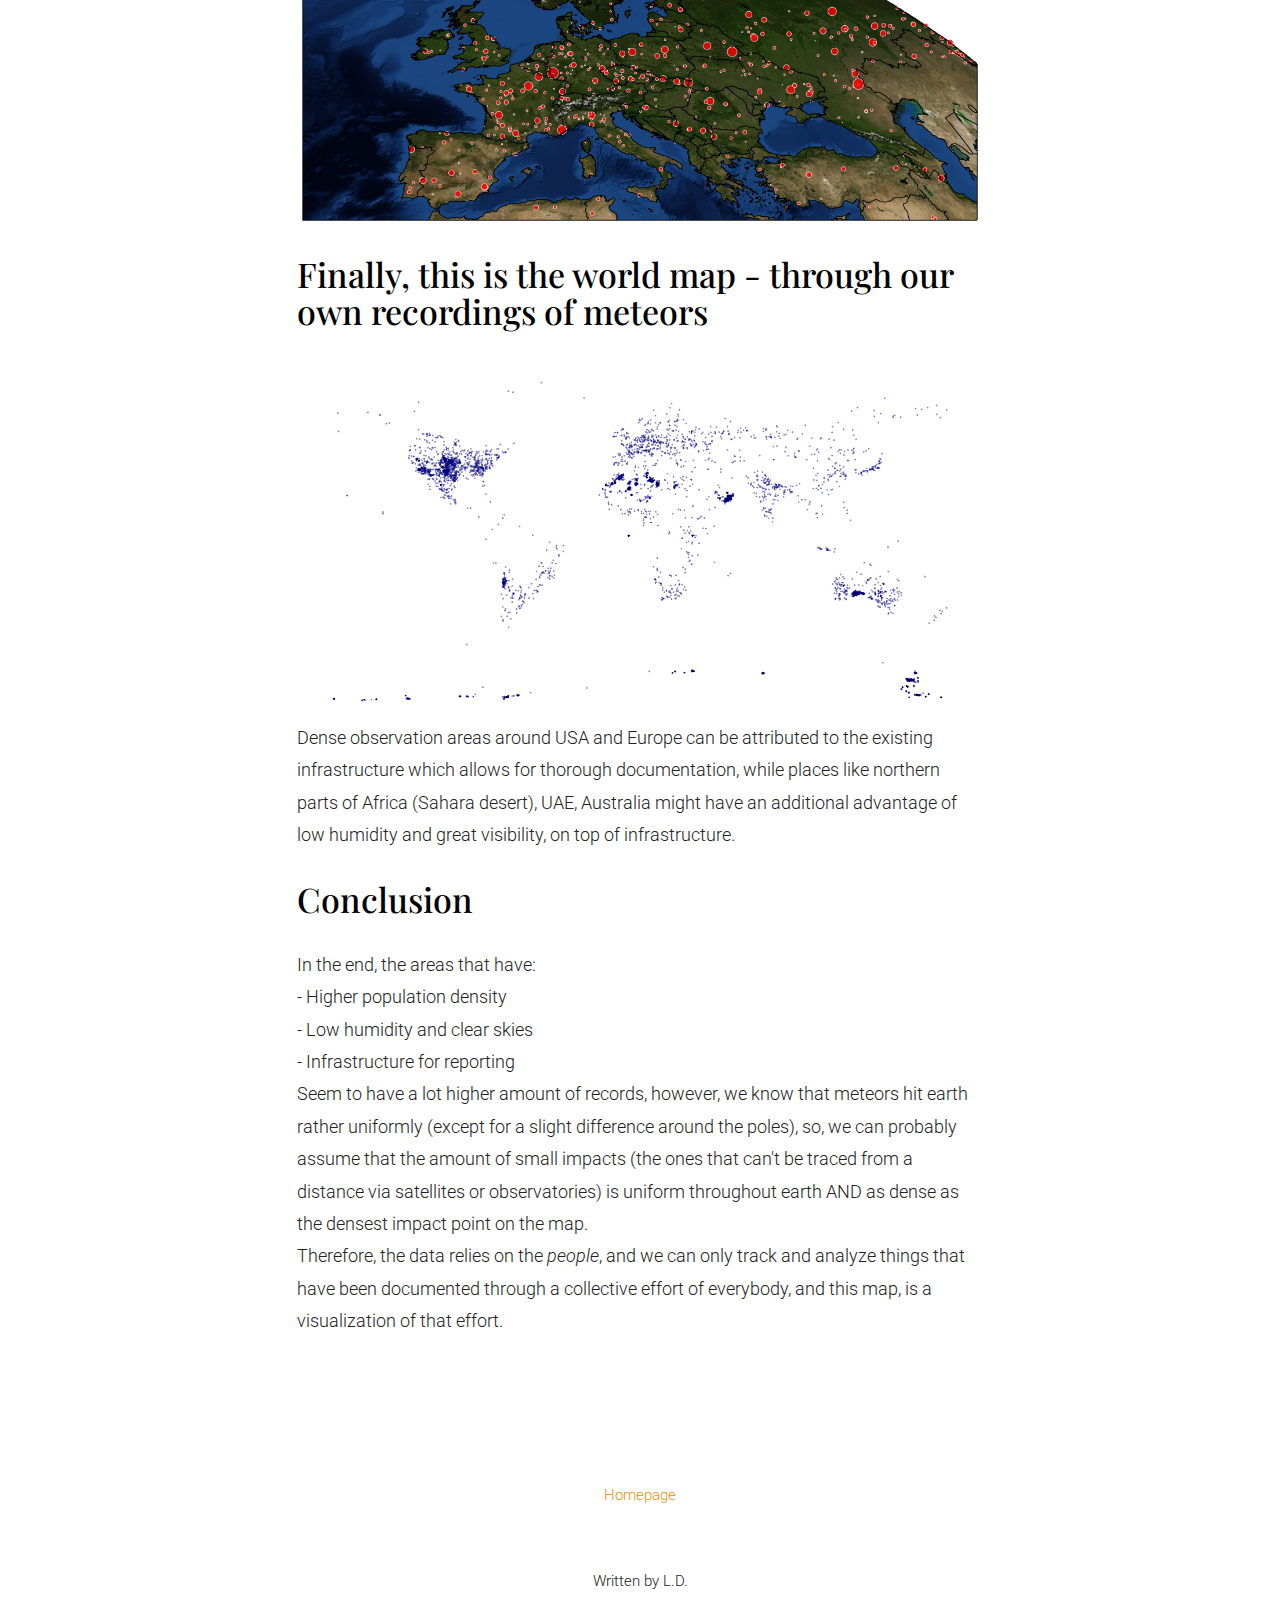
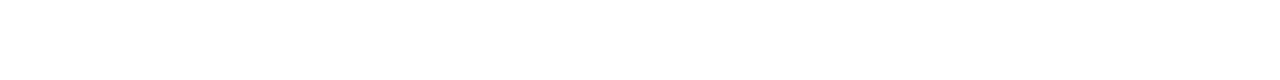
<file: Meteor_article.html>
<!DOCTYPE html>
<!--[if lt IE 7]>      <html class="no-js lt-ie9 lt-ie8 lt-ie7"> <![endif]-->
<!--[if IE 7]>         <html class="no-js lt-ie9 lt-ie8"> <![endif]-->
<!--[if IE 8]>         <html class="no-js lt-ie9"> <![endif]-->
<!--[if gt IE 8]><!--> <html class="no-js"> <!--<![endif]-->
	<head>
        
        <!-- Global site tag (gtag.js) - Google Analytics -->
<script async src="https://www.googletagmanager.com/gtag/js?id=UA-160634949-1"></script>
<script>
  window.dataLayer = window.dataLayer || [];
  function gtag(){dataLayer.push(arguments);}
  gtag('js', new Date());

  gtag('config', 'UA-160634949-1');
</script>

        
	<meta charset="utf-8">
	<meta http-equiv="X-UA-Compatible" content="IE=edge">
	<title>WB &mdash; Meteors</title> <!-- ########### TITLE OF THE TAB ##########-->
	<meta name="viewport" content="width=device-width, initial-scale=1">
	<meta name="description" content="NASA meteor data mapped and analysed." /> <!-- ########### INSERT DESCRIPTION ##########-->
	<meta name="keywords" content="NASA, meteor, meteorite, fall, observe, records, map, impact" /> <!-- ########### INSERT KEYWORDS ##########-->
	<meta name="author" content="Lukas Dzenkauskas, L.D., WB, Wild Blue" /> 

  	<!-- Facebook integration -->
	<meta property="og:title" content=""/>
	<meta property="og:image" content="images/Meteor_article/Meteor.jpg"/> <!-- ########### IMAGE ##########-->
	<meta property="og:url" content=""/>
	<meta property="og:site_name" content=""/>
	<meta property="og:description" content=""/>
        
	<!-- Place favicon.ico and apple-touch-icon.png in the root directory -->
	<link rel="shortcut icon" href="images/logos/favicon4.svg">

	<!-- Google Fonts -->
	<link href='http://fonts.googleapis.com/css?family=Playfair+Display:400,700,400italic|Roboto:400,300,700' rel='stylesheet' type='text/css'>
	<!-- Animate -->
	<link rel="stylesheet" href="css/animate.css">
	<!-- Icomoon -->
	<link rel="stylesheet" href="css/icomoon.css">
	<!-- Bootstrap  -->
	<link rel="stylesheet" href="css/bootstrap.css">

	<link rel="stylesheet" href="css/style.css">


	<!-- Modernizr JS -->
	<script src="js/modernizr-2.6.2.min.js"></script>
	<!-- FOR IE9 below -->
	<!--[if lt IE 9]>
	<script src="js/respond.min.js"></script>
	<![endif]-->

	</head>
	<body>

	<!-- END #fh5co-offcanvas -->
	<header id="fh5co-header">
		<div class="container-fluid">
			<div class="row">
				<!--<a href="#" class="js-fh5co-nav-toggle fh5co-nav-toggle"><i></i></a>-->
				<ul class="fh5co-social">
                    <li><a href="mailto:Dzenk.Lukas@gmail.com"><img src="images/SVG/at.svg" width="25px"></a></li>
                    <li><a href="https://github.com/LukasDZN"><img src="images/SVG/gh.svg" width="25px"></a></li>
                    <li><a href="https://www.instagram.com/lukasdzen/"><img src="images/SVG/ig.svg" width="25px"></a></li>
                    <li><a href="https://www.linkedin.com/in/lukasdzenkauskas/"><img src="images/SVG/linkedin.svg" width="25px"></a></li>
				</ul>
				<div class="col-lg-12 col-md-12 text-center">
                        <a href="index.html"><img src="images/logos/logo4.jpg" width="150px" class="center"></a>
                    <!--<h1 id="fh5co-logo"><a href="index.html">WBT</a></h1> <!-- ########### Website title (above article) ##########-->
				</div>
			</div>
		</div>
	</header>
	<!--<a href="#" class="fh5co-post-prev"><span><i class="icon-chevron-left"></i> Prev</span></a>
	<a href="#" class="fh5co-post-next"><span>Next <i class="icon-chevron-right"></i></span></a>
	<!-- END #fh5co-header --> <!-- ########### PREV AND NEXT BUTTONS ##########-->
	<div class="container-fluid">
		<div class="row fh5co-post-entry single-entry">
			<article class="col-lg-8 col-lg-offset-2 col-md-8 col-md-offset-2 col-sm-8 col-sm-offset-2 col-xs-12 col-xs-offset-0">
				<figure class="animate-box-2">
					<img src="images/Meteor_article/Meteor.jpg" width="80%" alt="Image" class="img-responsive">
                <figcaption>Artwork: Alena Aenami at artstation.com/aenamiart
                </figcaption>
				</figure>
				<span class="fh5co-meta animate-box-2">Data analysis</span> <!-- ########### Article tag ##########-->
				<h2 class="fh5co-article-title animate-box-2">If a meteor falls, but no one is around to see it...</h2> <!-- ########### Article title ##########-->
				<span class="fh5co-meta fh5co-date animate-box-2">April 13th, 2020<br><h6>3 min read</h6></span> <!-- ########### Date of the article ##########-->
				
				<div class="col-lg-12 col-lg-offset-0 col-md-12 col-md-offset-0 col-sm-12 col-sm-offset-0 col-xs-12 col-xs-offset-0 text-left content-article">

						<div class="col-md-12 animate-box-2">
                            <p>This is a little, mostly visual analysis that I've done on a dataset from NASA, that included various meteor characteristics, such as: mass, year of occurrence, latitude and longitude, categories of being seen or found.
                            <br><a href="/Meteor_project.html">Full project</a> and <a href="https://github.com/LukasDZN/Meteor_data_visualization">repository</a>.</p>
							<h2>Meteors we have recorded</h2>
                            <figure class="animate-box-2">
					           <img src="images/Meteor_article/Amount%20of%20sightings%20per%20year%20(hist)%20(all%20years).png" alt="Image" width="100%" class="img-responsive">
				            </figure>
							<p>It is interesting that the observation rate grew exponentially but uniformly even though no modern technology was present for hundreds of years prior. There have still been ~100 reported cases around 1800's, which might indicate the importance of documentation infrastructure and actual care for observing such events.</p>
                            <h2>'Scuse me, how much do you weigh?<br> (meteor mass distribution)</h2>
                            <figure class="animate-box-2">
					           <img src="images/Meteor_article/Mass%20(hist)%20(all).png" alt="Image" width="100%" class="img-responsive">
                            </figure>
                            <p>There have been a few dozen cases, where meteors anywhere from 1 to 60 tonnes have been documented, however, we can observe that most of them are quite tiny, and if we want to spot a more normal distribution, we'll need to zoom in a bit more:</p>
                            <figure class="animate-box-2">
					           <img src="images/Meteor_article/Mass%20(hist)%20(up%20to%2010%20tonnes).png" width="115%" alt="Image" class="img-responsive">
				            </figure>
                            <p>Now we have a more precise visual representation of the size distribution and we can see that the absolute majority of meteors range from a few grams to about half a kilogram in mass.</p>
                            <h2>A change in thicc'ness?</h2>
                            <p>Let's try to see if the recorded sizes of meteors differ throughout the years.</p>
                            <figure class="animate-box-2">
					           <img src="images/Meteor_article/Mass%20by%20year.png" alt="Image" width="115%" class="img-responsive">
				            </figure>
                            <p>Since there are so many observations, it is hard to visually tell if there's a difference in observed size distribution. However, we can exclude the year and mass outliers and see if that helps.
                            <figure class="animate-box-2">
					           <img src="images/Meteor_article/Mass%20by%20year%20(up%20to%20100kg)%20(all%20years).png" alt="Image" width="115%" class="img-responsive">
				            </figure>
                            <p>Better, but still not very useful. To try and spot patterns we can try zooming in even more on the period with most observations and using a logarithmic scale to normalize the mass variable.</p>
                            <figure class="animate-box-2">
					           <img src="images/Meteor_article/Mass%20by%20year%20(relative%20mass)%20(all%20years).png" alt="Image" width="110%" class="img-responsive">
				            </figure>
                            <p><i>Red dot = Observed meteor<br>
                                Blue dot = Found meteor</i><br>
                                Note that the amount of observed meteors (red) hasn't really changed.
                            </p>
				            <p>First we notice a sharp increase in recorded observations in a very short period of time around 1974 (specifically in meteors that we're found). This started a whole new trend of documentation, meaning that, perhaps, some better tools or means of identification of extraterrestrial substance were discovered. This trend consistently continues up until the very latest year. Furthermore, a lot smaller meteors began being documented as well.</p>
                            <h2>Where are we getting hit? (The World and EU)</h2>
                            <figure class="animate-box-2">
					           <img src="images/Meteor_article/World%20map%20w%20meteors.png" width="100%" alt="Image" class="img-responsive large-img">
				            </figure>
                            <p>We can see where the impacts are usually observed or found, and where the largest meteors have struck.
                            <br><i><small>Hint: this is not exactly where we are getting hit.</small></i></p>
                            <figure class="animate-box-2">
					           <img src="images/Meteor_article/Europe%20map%20w%20meteors.png" width="100%" alt="Image" class="img-responsive">
				            </figure>
                            <h2>Finally, this is the world map - through our own recordings of meteors</h2>
                            <figure class="animate-box-2">
					           <img src="images/Meteor_article/Scatter%20map%20w%20meteors.png" width="100%" alt="Image" class="img-responsive">
                            <p>Dense observation areas around USA and Europe can be attributed to the existing infrastructure which allows for thorough documentation, while places like northern parts of Africa (Sahara desert), UAE, Australia might have an additional advantage of low humidity and great visibility, on top of infrastructure.</p>
                            </figure>
                            <h2>Conclusion</h2>
                            <p>In the end, the areas that have:
                            <br>- Higher population density 
                            <br>- Low humidity and clear skies
                            <br>- Infrastructure for reporting
                            <br> Seem to have a lot higher amount of records, however, we know that meteors hit earth rather uniformly (except for a slight difference around the poles), so, we can probably assume that the amount of small impacts (the ones that can't be traced from a distance via satellites or observatories) is uniform throughout earth AND as dense as the densest impact point on the map. <br>Therefore, the data relies on the <i>people</i>, and we can only track and analyze things that have been documented through a collective effort of everybody, and this map, is a visualization of that effort.</p>
                            
                    </div>
				</div>
			</article>
		</div>
            <div class="col-lg-12 col-md-12 text-center">
            <a href="/index.html"><small>Homepage</small></a>
            </div>
	</div>

	<footer id="fh5co-footer">
		<p><small>Written by L.D.<br></small></p> <!-- ########### End signature ##########-->
	</footer>
	
	<!-- jQuery -->
	<script src="js/jquery.min.js"></script>
	<!-- jQuery Easing -->
	<script src="js/jquery.easing.1.3.js"></script>
	<!-- Bootstrap -->
	<script src="js/bootstrap.min.js"></script>
	<!-- Waypoints -->
	<script src="js/jquery.waypoints.min.js"></script>
	<!-- Main JS -->
	<script src="js/main.js"></script>

	</body>
</html>
</file>
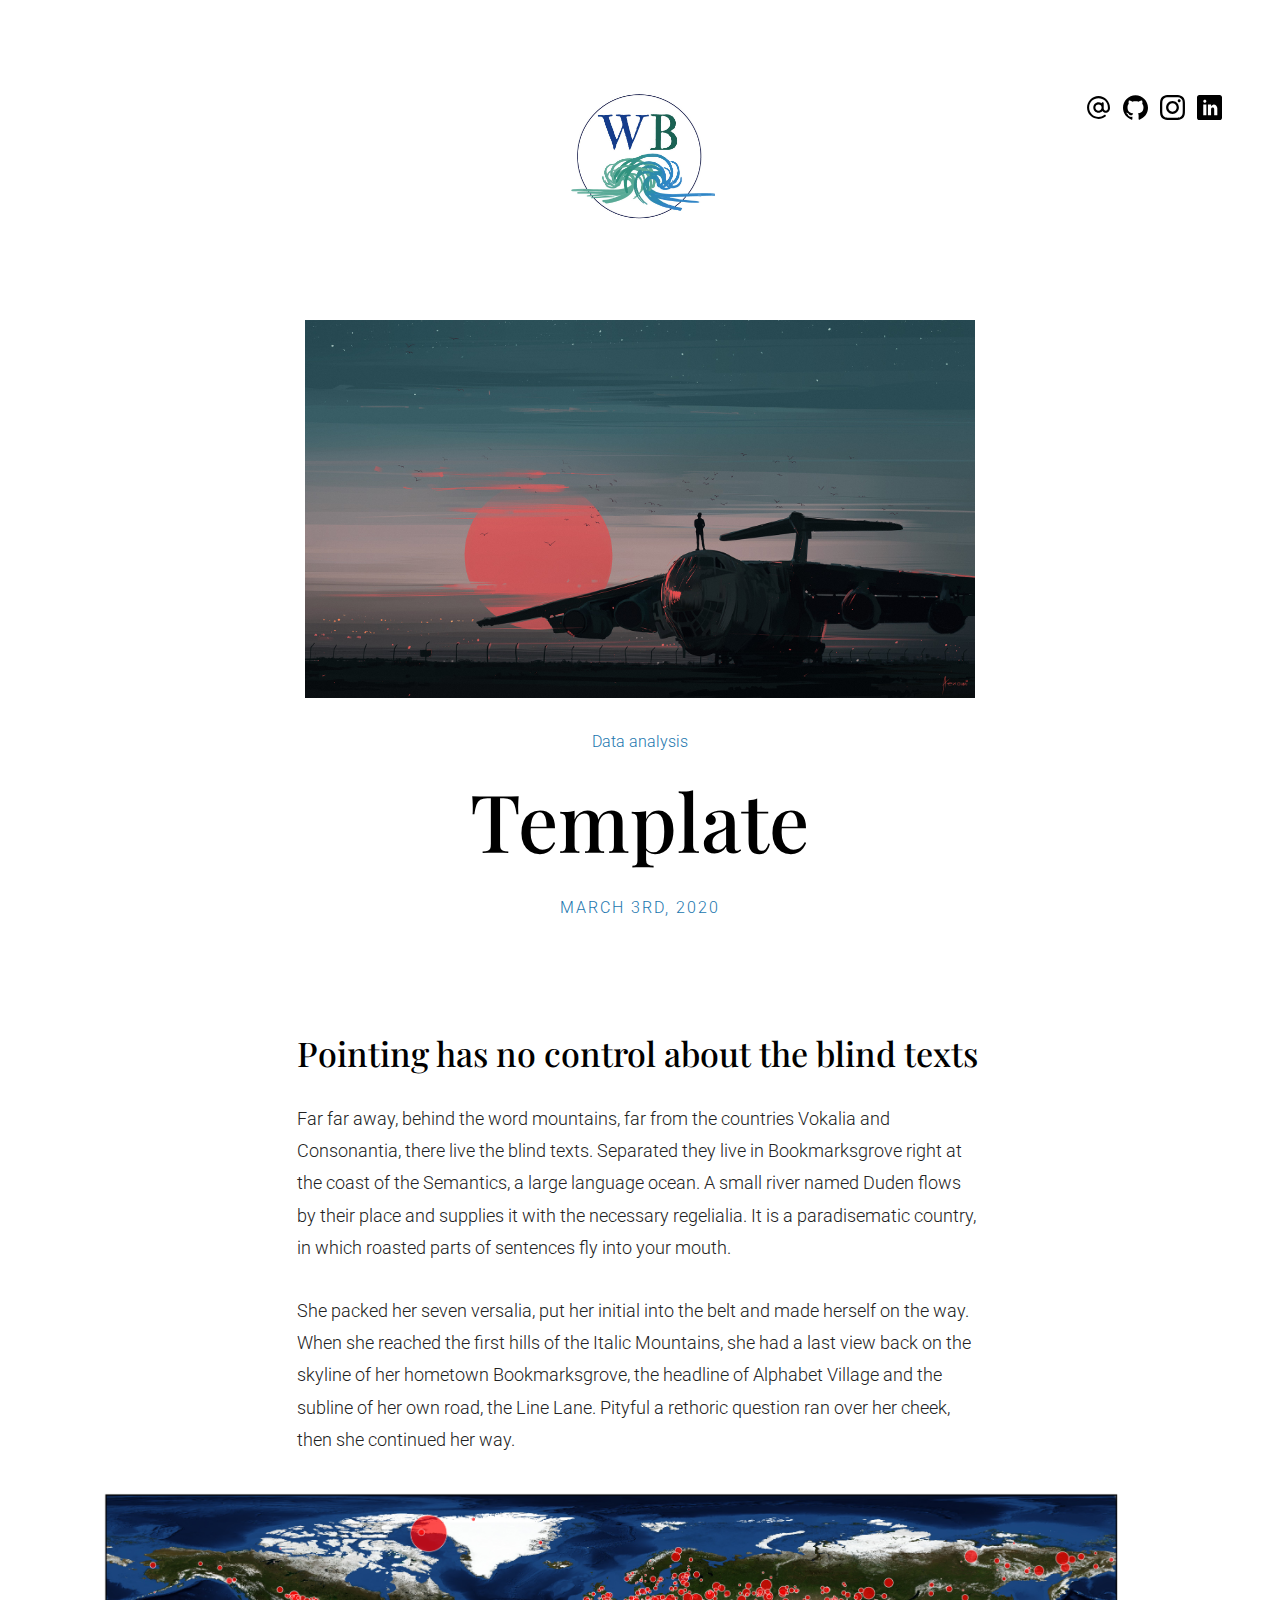
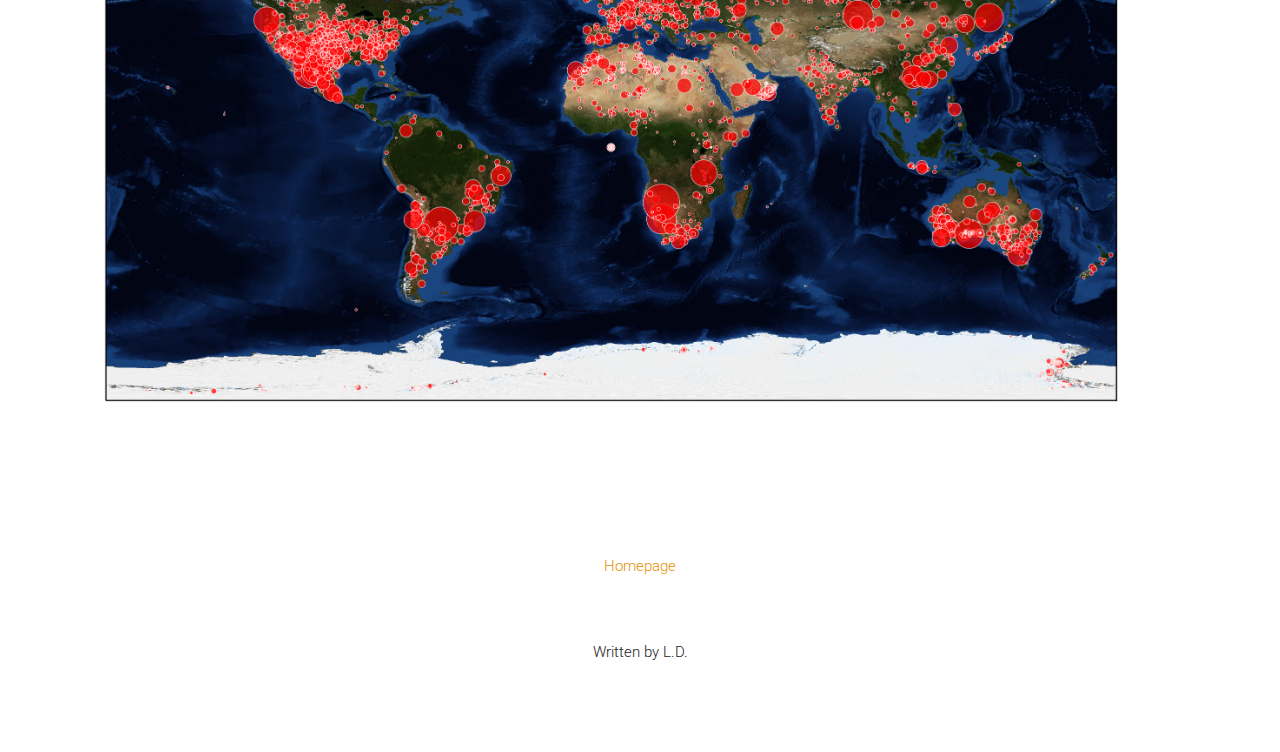
<file: Page_template.html>
<!DOCTYPE html>
<!--[if lt IE 7]>      <html class="no-js lt-ie9 lt-ie8 lt-ie7"> <![endif]-->
<!--[if IE 7]>         <html class="no-js lt-ie9 lt-ie8"> <![endif]-->
<!--[if IE 8]>         <html class="no-js lt-ie9"> <![endif]-->
<!--[if gt IE 8]><!--> <html class="no-js"> <!--<![endif]-->
	<head>
        
        <!-- Global site tag (gtag.js) - Google Analytics -->
<script async src="https://www.googletagmanager.com/gtag/js?id=UA-160634949-1"></script>
<script>
  window.dataLayer = window.dataLayer || [];
  function gtag(){dataLayer.push(arguments);}
  gtag('js', new Date());

  gtag('config', 'UA-160634949-1');
</script>

        
	<meta charset="utf-8">
	<meta http-equiv="X-UA-Compatible" content="IE=edge">
	<title>WB &mdash; Template</title> <!-- ########### TITLE OF THE TAB ##########-->
	<meta name="viewport" content="width=device-width, initial-scale=1">
	<meta name="description" content="" /> <!-- ########### INSERT DESCRIPTION ##########-->
	<meta name="keywords" content="" /> <!-- ########### INSERT KEYWORDS ##########-->
	<meta name="author" content="Lukas Dzenkauskas, L.D., WB, Wild Blue" />

  	<!-- Facebook integration -->
	<meta property="og:title" content=""/> 
	<meta property="og:image" content=""/> <!-- ########### INSERT KEYWORDS ##########-->
	<meta property="og:url" content=""/>
	<meta property="og:site_name" content=""/>
	<meta property="og:description" content=""/>
        
	<!-- Place favicon.ico and apple-touch-icon.png in the root directory -->
	<link rel="shortcut icon" href="images/logos/favicon4.svg">

	<!-- Google Fonts -->
	<link href='http://fonts.googleapis.com/css?family=Playfair+Display:400,700,400italic|Roboto:400,300,700' rel='stylesheet' type='text/css'>
	<!-- Animate -->
	<link rel="stylesheet" href="css/animate.css">
	<!-- Icomoon -->
	<link rel="stylesheet" href="css/icomoon.css">
	<!-- Bootstrap  -->
	<link rel="stylesheet" href="css/bootstrap.css">

	<link rel="stylesheet" href="css/style.css">


	<!-- Modernizr JS -->
	<script src="js/modernizr-2.6.2.min.js"></script>
	<!-- FOR IE9 below -->
	<!--[if lt IE 9]>
	<script src="js/respond.min.js"></script>
	<![endif]-->

	</head>
	<body>

	<!-- END #fh5co-offcanvas -->
	<header id="fh5co-header">
		<div class="container-fluid">
			<div class="row">
				<!--<a href="#" class="js-fh5co-nav-toggle fh5co-nav-toggle"><i></i></a>-->
				<ul class="fh5co-social">
                    <li><a href="mailto:Dzenk.Lukas@gmail.com"><img src="images/SVG/at.svg" width="25px"></a></li>
                    <li><a href="https://github.com/LukasDZN"><img src="images/SVG/gh.svg" width="25px"></a></li>
                    <li><a href="https://www.instagram.com/lukasdzen/"><img src="images/SVG/ig.svg" width="25px"></a></li>
                    <li><a href="https://www.linkedin.com/in/lukasdzenkauskas/"><img src="images/SVG/linkedin.svg" width="25px"></a></li>
				</ul>
				<div class="col-lg-12 col-md-12 text-center">
                        <a href="index.html"><img src="images/logos/logo4.jpg" width="150px" class="center"></a>
                    <!--<h1 id="fh5co-logo"><a href="index.html">WBT</a></h1> <!-- ########### Website title (above article) ##########-->
				</div>
			</div>
		</div>
	</header>
	<!--<a href="#" class="fh5co-post-prev"><span><i class="icon-chevron-left"></i> Prev</span></a>
	<a href="#" class="fh5co-post-next"><span>Next <i class="icon-chevron-right"></i></span></a>
	<!-- END #fh5co-header --> <!-- ########### PREV AND NEXT BUTTONS ##########-->
	<div class="container-fluid">
		<div class="row fh5co-post-entry single-entry">
			<article class="col-lg-8 col-lg-offset-2 col-md-8 col-md-offset-2 col-sm-8 col-sm-offset-2 col-xs-12 col-xs-offset-0">
				<figure class="animate-box-2">
					<img src="images/pic_1.jpg" width="90%" alt="Image" class="img-responsive">
				</figure>
				<span class="fh5co-meta animate-box-2">Data analysis</span> <!-- ########### Article tag ##########-->
				<h2 class="fh5co-article-title animate-box-2">Template</h2> <!-- ########### Article title ##########-->
				<span class="fh5co-meta fh5co-date animate-box-2">March 3rd, 2020</span> <!-- ########### Date of the article ##########-->
				
				<div class="col-lg-12 col-lg-offset-0 col-md-12 col-md-offset-0 col-sm-12 col-sm-offset-0 col-xs-12 col-xs-offset-0 text-left content-article">

						<div class="col-md-12 animate-box-2">
							<h2>Pointing has no control about the blind texts</h2>
							<p>Far far away, behind the word mountains, far from the countries Vokalia and Consonantia, there live the blind texts. Separated they live in Bookmarksgrove right at the coast of the Semantics, a large language ocean. A small river named Duden flows by their place and supplies it with the necessary regelialia. It is a paradisematic country, in which roasted parts of sentences fly into your mouth.</p>
							<p>She packed her seven versalia, put her initial into the belt and made herself on the way. When she reached the first hills of the Italic Mountains, she had a last view back on the skyline of her hometown Bookmarksgrove, the headline of Alphabet Village and the subline of her own road, the Line Lane. Pityful a rethoric question ran over her cheek, then she continued her way.</p>
                            
                            <!-- WIDE IMAGE -->
                            <figure class="animate-box-2">
					           <img src="images/Meteor_article/World%20map%20w%20meteors.png" width="60%" alt="Image" class="img-responsive large-img">
				            </figure>
						</div>
                    
				</div>
			</article>
		</div>
            <div class="col-lg-12 col-md-12 text-center">
            <a href="/index.html"><small>Homepage</small></a>
            </div>
	</div>

	<footer id="fh5co-footer">
		<p><small>Written by L.D.<br></small></p> <!-- ########### End signature ##########-->
	</footer>
	
	<!-- jQuery -->
	<script src="js/jquery.min.js"></script>
	<!-- jQuery Easing -->
	<script src="js/jquery.easing.1.3.js"></script>
	<!-- Bootstrap -->
	<script src="js/bootstrap.min.js"></script>
	<!-- Waypoints -->
	<script src="js/jquery.waypoints.min.js"></script>
	<!-- Main JS -->
	<script src="js/main.js"></script>

	</body>
</html>
</file>
<file: css/icomoon.css>
@font-face {
    font-family: 'icomoon';
    src:    url('../fonts/icomoon/icomoon.eot?85cwyn');
    src:    url('../fonts/icomoon/icomoon.eot?85cwyn#iefix') format('embedded-opentype'),
        url('../fonts/icomoon/icomoon.ttf?85cwyn') format('truetype'),
        url('../fonts/icomoon/icomoon.woff?85cwyn') format('woff'),
        url('../fonts/icomoon/icomoon.svg?85cwyn#icomoon') format('svg');
    font-weight: normal;
    font-style: normal;
}

[class^="icon-"], [class*=" icon-"] {
    /* use !important to prevent issues with browser extensions that change fonts */
    font-family: 'icomoon' !important;
    speak: none;
    font-style: normal;
    font-weight: normal;
    font-variant: normal;
    text-transform: none;
    line-height: 1;

    /* Better Font Rendering =========== */
    -webkit-font-smoothing: antialiased;
    -moz-osx-font-smoothing: grayscale;
}

.icon-add-to-list:before {
    content: "\e900";
}
.icon-classic-computer:before {
    content: "\e901";
}
.icon-controller-fast-backward:before {
    content: "\e902";
}
.icon-creative-commons-attribution:before {
    content: "\e903";
}
.icon-creative-commons-noderivs:before {
    content: "\e904";
}
.icon-creative-commons-noncommercial-eu:before {
    content: "\e905";
}
.icon-creative-commons-noncommercial-us:before {
    content: "\e906";
}
.icon-creative-commons-public-domain:before {
    content: "\e907";
}
.icon-creative-commons-remix:before {
    content: "\e908";
}
.icon-creative-commons-share:before {
    content: "\e909";
}
.icon-creative-commons-sharealike:before {
    content: "\e90a";
}
.icon-creative-commons:before {
    content: "\e90b";
}
.icon-document-landscape:before {
    content: "\e90c";
}
.icon-remove-user:before {
    content: "\e90d";
}
.icon-warning:before {
    content: "\e90e";
}
.icon-arrow-bold-down:before {
    content: "\e90f";
}
.icon-arrow-bold-left:before {
    content: "\e910";
}
.icon-arrow-bold-right:before {
    content: "\e911";
}
.icon-arrow-bold-up:before {
    content: "\e912";
}
.icon-arrow-down:before {
    content: "\e913";
}
.icon-arrow-left:before {
    content: "\e914";
}
.icon-arrow-long-down:before {
    content: "\e915";
}
.icon-arrow-long-left:before {
    content: "\e916";
}
.icon-arrow-long-right:before {
    content: "\e917";
}
.icon-arrow-long-up:before {
    content: "\e918";
}
.icon-arrow-right:before {
    content: "\e919";
}
.icon-arrow-up:before {
    content: "\e91a";
}
.icon-arrow-with-circle-down:before {
    content: "\e91b";
}
.icon-arrow-with-circle-left:before {
    content: "\e91c";
}
.icon-arrow-with-circle-right:before {
    content: "\e91d";
}
.icon-arrow-with-circle-up:before {
    content: "\e91e";
}
.icon-bookmark:before {
    content: "\e91f";
}
.icon-bookmarks:before {
    content: "\e920";
}
.icon-chevron-down:before {
    content: "\e921";
}
.icon-chevron-left:before {
    content: "\e922";
}
.icon-chevron-right:before {
    content: "\e923";
}
.icon-chevron-small-down:before {
    content: "\e924";
}
.icon-chevron-small-left:before {
    content: "\e925";
}
.icon-chevron-small-right:before {
    content: "\e926";
}
.icon-chevron-small-up:before {
    content: "\e927";
}
.icon-chevron-thin-down:before {
    content: "\e928";
}
.icon-chevron-thin-left:before {
    content: "\e929";
}
.icon-chevron-thin-right:before {
    content: "\e92a";
}
.icon-chevron-thin-up:before {
    content: "\e92b";
}
.icon-chevron-up:before {
    content: "\e92c";
}
.icon-chevron-with-circle-down:before {
    content: "\e92d";
}
.icon-chevron-with-circle-left:before {
    content: "\e92e";
}
.icon-chevron-with-circle-right:before {
    content: "\e92f";
}
.icon-chevron-with-circle-up:before {
    content: "\e930";
}
.icon-cloud:before {
    content: "\e931";
}
.icon-controller-fast-forward:before {
    content: "\e932";
}
.icon-controller-jump-to-start:before {
    content: "\e933";
}
.icon-controller-next:before {
    content: "\e934";
}
.icon-controller-paus:before {
    content: "\e935";
}
.icon-controller-play:before {
    content: "\e936";
}
.icon-controller-record:before {
    content: "\e937";
}
.icon-controller-stop:before {
    content: "\e938";
}
.icon-controller-volume:before {
    content: "\e939";
}
.icon-dot-single:before {
    content: "\e93a";
}
.icon-dots-three-horizontal:before {
    content: "\e93b";
}
.icon-dots-three-vertical:before {
    content: "\e93c";
}
.icon-dots-two-horizontal:before {
    content: "\e93d";
}
.icon-dots-two-vertical:before {
    content: "\e93e";
}
.icon-download:before {
    content: "\e93f";
}
.icon-emoji-flirt:before {
    content: "\e940";
}
.icon-flow-branch:before {
    content: "\e941";
}
.icon-flow-cascade:before {
    content: "\e942";
}
.icon-flow-line:before {
    content: "\e943";
}
.icon-flow-parallel:before {
    content: "\e944";
}
.icon-flow-tree:before {
    content: "\e945";
}
.icon-install:before {
    content: "\e946";
}
.icon-layers:before {
    content: "\e947";
}
.icon-open-book:before {
    content: "\e948";
}
.icon-resize-100:before {
    content: "\e949";
}
.icon-resize-full-screen:before {
    content: "\e94a";
}
.icon-save:before {
    content: "\e94b";
}
.icon-select-arrows:before {
    content: "\e94c";
}
.icon-sound-mute:before {
    content: "\e94d";
}
.icon-sound:before {
    content: "\e94e";
}
.icon-trash:before {
    content: "\e94f";
}
.icon-triangle-down:before {
    content: "\e950";
}
.icon-triangle-left:before {
    content: "\e951";
}
.icon-triangle-right:before {
    content: "\e952";
}
.icon-triangle-up:before {
    content: "\e953";
}
.icon-uninstall:before {
    content: "\e954";
}
.icon-upload-to-cloud:before {
    content: "\e955";
}
.icon-upload:before {
    content: "\e956";
}
.icon-add-user:before {
    content: "\e957";
}
.icon-address:before {
    content: "\e958";
}
.icon-adjust:before {
    content: "\e959";
}
.icon-air:before {
    content: "\e95a";
}
.icon-aircraft-landing:before {
    content: "\e95b";
}
.icon-aircraft-take-off:before {
    content: "\e95c";
}
.icon-aircraft:before {
    content: "\e95d";
}
.icon-align-bottom:before {
    content: "\e95e";
}
.icon-align-horizontal-middle:before {
    content: "\e95f";
}
.icon-align-left:before {
    content: "\e960";
}
.icon-align-right:before {
    content: "\e961";
}
.icon-align-top:before {
    content: "\e962";
}
.icon-align-vertical-middle:before {
    content: "\e963";
}
.icon-archive:before {
    content: "\e964";
}
.icon-area-graph:before {
    content: "\e965";
}
.icon-attachment:before {
    content: "\e966";
}
.icon-awareness-ribbon:before {
    content: "\e967";
}
.icon-back-in-time:before {
    content: "\e968";
}
.icon-back:before {
    content: "\e969";
}
.icon-bar-graph:before {
    content: "\e96a";
}
.icon-battery:before {
    content: "\e96b";
}
.icon-beamed-note:before {
    content: "\e96c";
}
.icon-bell:before {
    content: "\e96d";
}
.icon-blackboard:before {
    content: "\e96e";
}
.icon-block:before {
    content: "\e96f";
}
.icon-book:before {
    content: "\e970";
}
.icon-bowl:before {
    content: "\e971";
}
.icon-box:before {
    content: "\e972";
}
.icon-briefcase:before {
    content: "\e973";
}
.icon-browser:before {
    content: "\e974";
}
.icon-brush:before {
    content: "\e975";
}
.icon-bucket:before {
    content: "\e976";
}
.icon-cake:before {
    content: "\e977";
}
.icon-calculator:before {
    content: "\e978";
}
.icon-calendar:before {
    content: "\e979";
}
.icon-camera:before {
    content: "\e97a";
}
.icon-ccw:before {
    content: "\e97b";
}
.icon-chat:before {
    content: "\e97c";
}
.icon-check:before {
    content: "\e97d";
}
.icon-circle-with-cross:before {
    content: "\e97e";
}
.icon-circle-with-minus:before {
    content: "\e97f";
}
.icon-circle-with-plus:before {
    content: "\e980";
}
.icon-circle:before {
    content: "\e981";
}
.icon-circular-graph:before {
    content: "\e982";
}
.icon-clapperboard:before {
    content: "\e983";
}
.icon-clipboard:before {
    content: "\e984";
}
.icon-clock:before {
    content: "\e985";
}
.icon-code:before {
    content: "\e986";
}
.icon-cog:before {
    content: "\e987";
}
.icon-colours:before {
    content: "\e988";
}
.icon-compass:before {
    content: "\e989";
}
.icon-copy:before {
    content: "\e98a";
}
.icon-credit-card:before {
    content: "\e98b";
}
.icon-credit:before {
    content: "\e98c";
}
.icon-cross:before {
    content: "\e98d";
}
.icon-cup:before {
    content: "\e98e";
}
.icon-cw:before {
    content: "\e98f";
}
.icon-cycle:before {
    content: "\e990";
}
.icon-database:before {
    content: "\e991";
}
.icon-dial-pad:before {
    content: "\e992";
}
.icon-direction:before {
    content: "\e993";
}
.icon-document:before {
    content: "\e994";
}
.icon-documents:before {
    content: "\e995";
}
.icon-drink:before {
    content: "\e996";
}
.icon-drive:before {
    content: "\e997";
}
.icon-drop:before {
    content: "\e998";
}
.icon-edit:before {
    content: "\e999";
}
.icon-email:before {
    content: "\e99a";
}
.icon-emoji-happy:before {
    content: "\e99b";
}
.icon-emoji-neutral:before {
    content: "\e99c";
}
.icon-emoji-sad:before {
    content: "\e99d";
}
.icon-erase:before {
    content: "\e99e";
}
.icon-eraser:before {
    content: "\e99f";
}
.icon-export:before {
    content: "\e9a0";
}
.icon-eye:before {
    content: "\e9a1";
}
.icon-feather:before {
    content: "\e9a2";
}
.icon-flag:before {
    content: "\e9a3";
}
.icon-flash:before {
    content: "\e9a4";
}
.icon-flashlight:before {
    content: "\e9a5";
}
.icon-flat-brush:before {
    content: "\e9a6";
}
.icon-folder-images:before {
    content: "\e9a7";
}
.icon-folder-music:before {
    content: "\e9a8";
}
.icon-folder-video:before {
    content: "\e9a9";
}
.icon-folder:before {
    content: "\e9aa";
}
.icon-forward:before {
    content: "\e9ab";
}
.icon-funnel:before {
    content: "\e9ac";
}
.icon-game-controller:before {
    content: "\e9ad";
}
.icon-gauge:before {
    content: "\e9ae";
}
.icon-globe:before {
    content: "\e9af";
}
.icon-graduation-cap:before {
    content: "\e9b0";
}
.icon-grid:before {
    content: "\e9b1";
}
.icon-hair-cross:before {
    content: "\e9b2";
}
.icon-hand:before {
    content: "\e9b3";
}
.icon-heart-outlined:before {
    content: "\e9b4";
}
.icon-heart:before {
    content: "\e9b5";
}
.icon-help-with-circle:before {
    content: "\e9b6";
}
.icon-help:before {
    content: "\e9b7";
}
.icon-home:before {
    content: "\e9b8";
}
.icon-hour-glass:before {
    content: "\e9b9";
}
.icon-image-inverted:before {
    content: "\e9ba";
}
.icon-image:before {
    content: "\e9bb";
}
.icon-images:before {
    content: "\e9bc";
}
.icon-inbox:before {
    content: "\e9bd";
}
.icon-infinity:before {
    content: "\e9be";
}
.icon-info-with-circle:before {
    content: "\e9bf";
}
.icon-info:before {
    content: "\e9c0";
}
.icon-key:before {
    content: "\e9c1";
}
.icon-keyboard:before {
    content: "\e9c2";
}
.icon-lab-flask:before {
    content: "\e9c3";
}
.icon-landline:before {
    content: "\e9c4";
}
.icon-language:before {
    content: "\e9c5";
}
.icon-laptop:before {
    content: "\e9c6";
}
.icon-leaf:before {
    content: "\e9c7";
}
.icon-level-down:before {
    content: "\e9c8";
}
.icon-level-up:before {
    content: "\e9c9";
}
.icon-lifebuoy:before {
    content: "\e9ca";
}
.icon-light-bulb:before {
    content: "\e9cb";
}
.icon-light-down:before {
    content: "\e9cc";
}
.icon-light-up:before {
    content: "\e9cd";
}
.icon-line-graph:before {
    content: "\e9ce";
}
.icon-link:before {
    content: "\e9cf";
}
.icon-list:before {
    content: "\e9d0";
}
.icon-location-pin:before {
    content: "\e9d1";
}
.icon-location:before {
    content: "\e9d2";
}
.icon-lock-open:before {
    content: "\e9d3";
}
.icon-lock:before {
    content: "\e9d4";
}
.icon-log-out:before {
    content: "\e9d5";
}
.icon-login:before {
    content: "\e9d6";
}
.icon-loop:before {
    content: "\e9d7";
}
.icon-magnet:before {
    content: "\e9d8";
}
.icon-magnifying-glass:before {
    content: "\e9d9";
}
.icon-mail:before {
    content: "\e9da";
}
.icon-man:before {
    content: "\e9db";
}
.icon-map:before {
    content: "\e9dc";
}
.icon-mask:before {
    content: "\e9dd";
}
.icon-medal:before {
    content: "\e9de";
}
.icon-megaphone:before {
    content: "\e9df";
}
.icon-menu:before {
    content: "\e9e0";
}
.icon-message:before {
    content: "\e9e1";
}
.icon-mic:before {
    content: "\e9e2";
}
.icon-minus:before {
    content: "\e9e3";
}
.icon-mobile:before {
    content: "\e9e4";
}
.icon-modern-mic:before {
    content: "\e9e5";
}
.icon-moon:before {
    content: "\e9e6";
}
.icon-mouse:before {
    content: "\e9e7";
}
.icon-music:before {
    content: "\e9e8";
}
.icon-network:before {
    content: "\e9e9";
}
.icon-new-message:before {
    content: "\e9ea";
}
.icon-new:before {
    content: "\e9eb";
}
.icon-news:before {
    content: "\e9ec";
}
.icon-note:before {
    content: "\e9ed";
}
.icon-notification:before {
    content: "\e9ee";
}
.icon-old-mobile:before {
    content: "\e9ef";
}
.icon-old-phone:before {
    content: "\e9f0";
}
.icon-palette:before {
    content: "\e9f1";
}
.icon-paper-plane:before {
    content: "\e9f2";
}
.icon-pencil:before {
    content: "\e9f3";
}
.icon-phone:before {
    content: "\e9f4";
}
.icon-pie-chart:before {
    content: "\e9f5";
}
.icon-pin:before {
    content: "\e9f6";
}
.icon-plus:before {
    content: "\e9f7";
}
.icon-popup:before {
    content: "\e9f8";
}
.icon-power-plug:before {
    content: "\e9f9";
}
.icon-price-ribbon:before {
    content: "\e9fa";
}
.icon-price-tag:before {
    content: "\e9fb";
}
.icon-print:before {
    content: "\e9fc";
}
.icon-progress-empty:before {
    content: "\e9fd";
}
.icon-progress-full:before {
    content: "\e9fe";
}
.icon-progress-one:before {
    content: "\e9ff";
}
.icon-progress-two:before {
    content: "\ea00";
}
.icon-publish:before {
    content: "\ea01";
}
.icon-quote:before {
    content: "\ea02";
}
.icon-radio:before {
    content: "\ea03";
}
.icon-reply-all:before {
    content: "\ea04";
}
.icon-reply:before {
    content: "\ea05";
}
.icon-retweet:before {
    content: "\ea06";
}
.icon-rocket:before {
    content: "\ea07";
}
.icon-round-brush:before {
    content: "\ea08";
}
.icon-rss:before {
    content: "\ea09";
}
.icon-ruler:before {
    content: "\ea0a";
}
.icon-scissors:before {
    content: "\ea0b";
}
.icon-share-alternitive:before {
    content: "\ea0c";
}
.icon-share:before {
    content: "\ea0d";
}
.icon-shareable:before {
    content: "\ea0e";
}
.icon-shield:before {
    content: "\ea0f";
}
.icon-shop:before {
    content: "\ea10";
}
.icon-shopping-bag:before {
    content: "\ea11";
}
.icon-shopping-basket:before {
    content: "\ea12";
}
.icon-shopping-cart:before {
    content: "\ea13";
}
.icon-shuffle:before {
    content: "\ea14";
}
.icon-signal:before {
    content: "\ea15";
}
.icon-sound-mix:before {
    content: "\ea16";
}
.icon-sports-club:before {
    content: "\ea17";
}
.icon-spreadsheet:before {
    content: "\ea18";
}
.icon-squared-cross:before {
    content: "\ea19";
}
.icon-squared-minus:before {
    content: "\ea1a";
}
.icon-squared-plus:before {
    content: "\ea1b";
}
.icon-star-outlined:before {
    content: "\ea1c";
}
.icon-star:before {
    content: "\ea1d";
}
.icon-stopwatch:before {
    content: "\ea1e";
}
.icon-suitcase:before {
    content: "\ea1f";
}
.icon-swap:before {
    content: "\ea20";
}
.icon-sweden:before {
    content: "\ea21";
}
.icon-switch:before {
    content: "\ea22";
}
.icon-tablet:before {
    content: "\ea23";
}
.icon-tag:before {
    content: "\ea24";
}
.icon-text-document-inverted:before {
    content: "\ea25";
}
.icon-text-document:before {
    content: "\ea26";
}
.icon-text:before {
    content: "\ea27";
}
.icon-thermometer:before {
    content: "\ea28";
}
.icon-thumbs-down:before {
    content: "\ea29";
}
.icon-thumbs-up:before {
    content: "\ea2a";
}
.icon-thunder-cloud:before {
    content: "\ea2b";
}
.icon-ticket:before {
    content: "\ea2c";
}
.icon-time-slot:before {
    content: "\ea2d";
}
.icon-tools:before {
    content: "\ea2e";
}
.icon-traffic-cone:before {
    content: "\ea2f";
}
.icon-tree:before {
    content: "\ea30";
}
.icon-trophy:before {
    content: "\ea31";
}
.icon-tv:before {
    content: "\ea32";
}
.icon-typing:before {
    content: "\ea33";
}
.icon-unread:before {
    content: "\ea34";
}
.icon-untag:before {
    content: "\ea35";
}
.icon-user:before {
    content: "\ea36";
}
.icon-users:before {
    content: "\ea37";
}
.icon-v-card:before {
    content: "\ea38";
}
.icon-video:before {
    content: "\ea39";
}
.icon-vinyl:before {
    content: "\ea3a";
}
.icon-voicemail:before {
    content: "\ea3b";
}
.icon-wallet:before {
    content: "\ea3c";
}
.icon-water:before {
    content: "\ea3d";
}
.icon-px-with-circle:before {
    content: "\ea3e";
}
.icon-px:before {
    content: "\ea3f";
}
.icon-basecamp:before {
    content: "\ea40";
}
.icon-behance:before {
    content: "\ea41";
}
.icon-creative-cloud:before {
    content: "\ea42";
}
.icon-dropbox:before {
    content: "\ea43";
}
.icon-evernote:before {
    content: "\ea44";
}
.icon-flattr:before {
    content: "\ea45";
}
.icon-foursquare:before {
    content: "\ea46";
}
.icon-google-drive:before {
    content: "\ea47";
}
.icon-google-hangouts:before {
    content: "\ea48";
}
.icon-grooveshark:before {
    content: "\ea49";
}
.icon-icloud:before {
    content: "\ea4a";
}
.icon-mixi:before {
    content: "\ea4b";
}
.icon-onedrive:before {
    content: "\ea4c";
}
.icon-paypal:before {
    content: "\ea4d";
}
.icon-picasa:before {
    content: "\ea4e";
}
.icon-qq:before {
    content: "\ea4f";
}
.icon-rdio-with-circle:before {
    content: "\ea50";
}
.icon-renren:before {
    content: "\ea51";
}
.icon-scribd:before {
    content: "\ea52";
}
.icon-sina-weibo:before {
    content: "\ea53";
}
.icon-skype-with-circle:before {
    content: "\ea54";
}
.icon-skype:before {
    content: "\ea55";
}
.icon-slideshare:before {
    content: "\ea56";
}
.icon-smashing:before {
    content: "\ea57";
}
.icon-soundcloud:before {
    content: "\ea58";
}
.icon-spotify-with-circle:before {
    content: "\ea59";
}
.icon-spotify:before {
    content: "\ea5a";
}
.icon-swarm:before {
    content: "\ea5b";
}
.icon-vine-with-circle:before {
    content: "\ea5c";
}
.icon-vine:before {
    content: "\ea5d";
}
.icon-vk-alternitive:before {
    content: "\ea5e";
}
.icon-vk-with-circle:before {
    content: "\ea5f";
}
.icon-vk:before {
    content: "\ea60";
}
.icon-xing-with-circle:before {
    content: "\ea61";
}
.icon-xing:before {
    content: "\ea62";
}
.icon-yelp:before {
    content: "\ea63";
}
.icon-dribbble-with-circle:before {
    content: "\ea64";
}
.icon-dribbble:before {
    content: "\ea65";
}
.icon-facebook-with-circle:before {
    content: "\ea66";
}
.icon-facebook:before {
    content: "\ea67";
}
.icon-flickr-with-circle:before {
    content: "\ea68";
}
.icon-flickr:before {
    content: "\ea69";
}
.icon-github-with-circle:before {
    content: "\ea6a";
}
.icon-github:before {
    content: "\ea6b";
}
.icon-google-with-circle:before {
    content: "\ea6c";
}
.icon-google:before {
    content: "\ea6d";
}
.icon-instagram-with-circle:before {
    content: "\ea6e";
}
.icon-instagram:before {
    content: "\ea6f";
}
.icon-lastfm-with-circle:before {
    content: "\ea70";
}
.icon-lastfm:before {
    content: "\ea71";
}
.icon-linkedin-with-circle:before {
    content: "\ea72";
}
.icon-linkedin:before {
    content: "\ea73";
}
.icon-pinterest-with-circle:before {
    content: "\ea74";
}
.icon-pinterest:before {
    content: "\ea75";
}
.icon-rdio:before {
    content: "\ea76";
}
.icon-stumbleupon-with-circle:before {
    content: "\ea77";
}
.icon-stumbleupon:before {
    content: "\ea78";
}
.icon-tumblr-with-circle:before {
    content: "\ea79";
}
.icon-tumblr:before {
    content: "\ea7a";
}
.icon-twitter-with-circle:before {
    content: "\ea7b";
}
.icon-twitter:before {
    content: "\ea7c";
}
.icon-vimeo-with-circle:before {
    content: "\ea7d";
}
.icon-vimeo:before {
    content: "\ea7e";
}
.icon-youtube-with-circle:before {
    content: "\ea7f";
}
.icon-youtube:before {
    content: "\ea80";
}
.icon-eye3:before {
    content: "\e000";
}
.icon-paper-clip:before {
    content: "\e001";
}
.icon-mail2:before {
    content: "\e002";
}
.icon-toggle:before {
    content: "\e003";
}
.icon-layout:before {
    content: "\e004";
}
.icon-link2:before {
    content: "\e005";
}
.icon-bell3:before {
    content: "\e006";
}
.icon-lock2:before {
    content: "\e007";
}
.icon-unlock:before {
    content: "\e008";
}
.icon-ribbon:before {
    content: "\e009";
}
.icon-image3:before {
    content: "\e010";
}
.icon-signal2:before {
    content: "\e011";
}
.icon-target2:before {
    content: "\e012";
}
.icon-clipboard2:before {
    content: "\e013";
}
.icon-clock3:before {
    content: "\e014";
}
.icon-watch:before {
    content: "\e015";
}
.icon-air-play:before {
    content: "\e016";
}
.icon-camera3:before {
    content: "\e017";
}
.icon-video2:before {
    content: "\e018";
}
.icon-disc:before {
    content: "\e019";
}
.icon-printer2:before {
    content: "\e020";
}
.icon-monitor2:before {
    content: "\e021";
}
.icon-server:before {
    content: "\e022";
}
.icon-cog3:before {
    content: "\e023";
}
.icon-heart3:before {
    content: "\e024";
}
.icon-paragraph:before {
    content: "\e025";
}
.icon-align-justify:before {
    content: "\e026";
}
.icon-align-left2:before {
    content: "\e027";
}
.icon-align-center:before {
    content: "\e028";
}
.icon-align-right2:before {
    content: "\e029";
}
.icon-book3:before {
    content: "\e030";
}
.icon-layers2:before {
    content: "\e031";
}
.icon-stack:before {
    content: "\e032";
}
.icon-stack-2:before {
    content: "\e033";
}
.icon-paper:before {
    content: "\e034";
}
.icon-paper-stack:before {
    content: "\e035";
}
.icon-search2:before {
    content: "\e036";
}
.icon-zoom-in:before {
    content: "\e037";
}
.icon-zoom-out:before {
    content: "\e038";
}
.icon-reply3:before {
    content: "\e039";
}
.icon-circle-plus:before {
    content: "\e040";
}
.icon-circle-minus:before {
    content: "\e041";
}
.icon-circle-check:before {
    content: "\e042";
}
.icon-circle-cross:before {
    content: "\e043";
}
.icon-square-plus:before {
    content: "\e044";
}
.icon-square-minus:before {
    content: "\e045";
}
.icon-square-check:before {
    content: "\e046";
}
.icon-square-cross:before {
    content: "\e047";
}
.icon-microphone2:before {
    content: "\e048";
}
.icon-record:before {
    content: "\e049";
}
.icon-skip-back:before {
    content: "\e050";
}
.icon-rewind:before {
    content: "\e051";
}
.icon-play2:before {
    content: "\e052";
}
.icon-pause:before {
    content: "\e053";
}
.icon-stop:before {
    content: "\e054";
}
.icon-fast-forward2:before {
    content: "\e055";
}
.icon-skip-forward:before {
    content: "\e056";
}
.icon-shuffle2:before {
    content: "\e057";
}
.icon-repeat:before {
    content: "\e058";
}
.icon-folder3:before {
    content: "\e059";
}
.icon-umbrella:before {
    content: "\e060";
}
.icon-moon3:before {
    content: "\e061";
}
.icon-thermometer2:before {
    content: "\e062";
}
.icon-drop2:before {
    content: "\e063";
}
.icon-sun2:before {
    content: "\e064";
}
.icon-cloud3:before {
    content: "\e065";
}
.icon-cloud-upload:before {
    content: "\e066";
}
.icon-cloud-download:before {
    content: "\e067";
}
.icon-upload3:before {
    content: "\e068";
}
.icon-download3:before {
    content: "\e069";
}
.icon-location3:before {
    content: "\e070";
}
.icon-location-2:before {
    content: "\e071";
}
.icon-map2:before {
    content: "\e072";
}
.icon-battery2:before {
    content: "\e073";
}
.icon-head:before {
    content: "\e074";
}
.icon-briefcase2:before {
    content: "\e075";
}
.icon-speech-bubble:before {
    content: "\e076";
}
.icon-anchor:before {
    content: "\e077";
}
.icon-globe2:before {
    content: "\e078";
}
.icon-box3:before {
    content: "\e079";
}
.icon-reload:before {
    content: "\e080";
}
.icon-share2:before {
    content: "\e081";
}
.icon-marquee:before {
    content: "\e082";
}
.icon-marquee-plus:before {
    content: "\e083";
}
.icon-marquee-minus:before {
    content: "\e084";
}
.icon-tag3:before {
    content: "\e085";
}
.icon-power:before {
    content: "\e086";
}
.icon-command:before {
    content: "\e087";
}
.icon-alt:before {
    content: "\e088";
}
.icon-esc:before {
    content: "\e089";
}
.icon-bar-graph2:before {
    content: "\e090";
}
.icon-bar-graph-2:before {
    content: "\e091";
}
.icon-pie-graph:before {
    content: "\e092";
}
.icon-star2:before {
    content: "\e093";
}
.icon-arrow-left2:before {
    content: "\e094";
}
.icon-arrow-right2:before {
    content: "\e095";
}
.icon-arrow-up2:before {
    content: "\e096";
}
.icon-arrow-down2:before {
    content: "\e097";
}
.icon-volume:before {
    content: "\e098";
}
.icon-mute:before {
    content: "\e099";
}
.icon-content-right:before {
    content: "\e100";
}
.icon-content-left:before {
    content: "\e101";
}
.icon-grid2:before {
    content: "\e102";
}
.icon-grid-2:before {
    content: "\e103";
}
.icon-columns:before {
    content: "\e104";
}
.icon-loader:before {
    content: "\e105";
}
.icon-bag:before {
    content: "\e106";
}
.icon-ban:before {
    content: "\e107";
}
.icon-flag3:before {
    content: "\e108";
}
.icon-trash3:before {
    content: "\e109";
}
.icon-expand:before {
    content: "\e110";
}
.icon-contract:before {
    content: "\e111";
}
.icon-maximize:before {
    content: "\e112";
}
.icon-minimize:before {
    content: "\e113";
}
.icon-plus3:before {
    content: "\e114";
}
.icon-minus2:before {
    content: "\e115";
}
.icon-check2:before {
    content: "\e116";
}
.icon-cross3:before {
    content: "\e117";
}
.icon-move:before {
    content: "\e118";
}
.icon-delete:before {
    content: "\e119";
}
.icon-menu2:before {
    content: "\e120";
}
.icon-archive2:before {
    content: "\e121";
}
.icon-inbox2:before {
    content: "\e122";
}
.icon-outbox:before {
    content: "\e123";
}
.icon-file:before {
    content: "\e124";
}
.icon-file-add:before {
    content: "\e125";
}
.icon-file-subtract:before {
    content: "\e126";
}
.icon-help2:before {
    content: "\e127";
}
.icon-open:before {
    content: "\e128";
}
.icon-ellipsis:before {
    content: "\e129";
}
</file>
<file: css/style.css>
@font-face {
  font-family: 'icomoon';
  src: url("../fonts/icomoon/icomoon.eot?srf3rx");
  src: url("../fonts/icomoon/icomoon.eot?srf3rx#iefix") format("embedded-opentype"), url("../fonts/icomoon/icomoon.ttf?srf3rx") format("truetype"), url("../fonts/icomoon/icomoon.woff?srf3rx") format("woff"), url("../fonts/icomoon/icomoon.svg?srf3rx#icomoon") format("svg");
  font-weight: normal;
  font-style: normal;
}
html {
  background: #fff;
}

body {
  font-family: "Roboto", arial, sans-serif;
  font-size: 18px;
  font-weight: 300;
  line-height: 1.8;
  color: #222;
  background: #fff;
}
body.fh5co-overflow {
  overflow-x: auto;
}

::-webkit-selection {
  color: #fff;
  background: #f7c873;
}

::-moz-selection {
  color: #fff;
  background: #f7c873;
}

::selection {
  color: #fff;
  background: #E89005;
}

a {
  color: #E89005;
  -webkit-transition: 0.5s;
  -o-transition: 0.5s;
  transition: 0.5s;
}
a:hover, a:focus, a:active {
  color: #f3ac2b;
  outline: none;
  text-decoration: none;
}

h1, h2, h3, h4, h5, h6 {
  font-family: "Playfair Display", times, serif;
  color: #000;
}

/*Removed h1 and h3 from function above*/
h1 {
  font-family: "Playfair Display", times, serif;
  color: #0B5351;
}

h3 {
  font-family: "Playfair Display", times, serif;
  color: #2176AE;
}

p {
  margin-bottom: 30px;
}

.btn {
  margin-right: 4px;
  margin-bottom: 4px;
  font-family: "Playfair Display", times, serif;
  font-size: 12px;
  letter-spacing: 2px;
  text-transform: uppercase;
  font-weight: 700;
  -webkit-border-radius: 4px;
  -moz-border-radius: 4px;
  -ms-border-radius: 4px;
  border-radius: 4px;
  -webkit-transition: 0.5s;
  -o-transition: 0.5s;
  transition: 0.5s;
}
.btn.btn-md {
  padding: 10px 20px !important;
}
.btn.btn-lg {
  padding: 18px 36px !important;
}
.btn:hover, .btn:active, .btn:focus {
  box-shadow: none !important;
  outline: none !important;
}

.btn-primary {
  background: #f7c873;
  color: #fff;
  border: 2px solid #f7c873;
}
.btn-primary:hover, .btn-primary:focus, .btn-primary:active {
  background: #f6bf5b !important;
  border-color: #f6bf5b !important;
}
.btn-primary.btn-outline {
  background: transparent;
  color: #f7c873;
  border: 2px solid #f7c873;
}
.btn-primary.btn-outline:hover, .btn-primary.btn-outline:focus, .btn-primary.btn-outline:active {
  background: #f7c873;
  color: #fff;
}

.btn-success {
  background: #58ca7e;
  color: #fff;
  border: 2px solid #58ca7e;
}
.btn-success:hover, .btn-success:focus, .btn-success:active {
  background: #45c46f !important;
  border-color: #45c46f !important;
}
.btn-success.btn-outline {
  background: transparent;
  color: #58ca7e;
  border: 2px solid #58ca7e;
}
.btn-success.btn-outline:hover, .btn-success.btn-outline:focus, .btn-success.btn-outline:active {
  background: #58ca7e;
  color: #fff;
}

.btn-info {
  background: #1784fb;
  color: #fff;
  border: 2px solid #1784fb;
}
.btn-info:hover, .btn-info:focus, .btn-info:active {
  background: #0477f4 !important;
  border-color: #0477f4 !important;
}
.btn-info.btn-outline {
  background: transparent;
  color: #1784fb;
  border: 2px solid #1784fb;
}
.btn-info.btn-outline:hover, .btn-info.btn-outline:focus, .btn-info.btn-outline:active {
  background: #1784fb;
  color: #fff;
}

.btn-warning {
  background: #fed330;
  color: #fff;
  border: 2px solid #fed330;
}
.btn-warning:hover, .btn-warning:focus, .btn-warning:active {
  background: #fece17 !important;
  border-color: #fece17 !important;
}
.btn-warning.btn-outline {
  background: transparent;
  color: #fed330;
  border: 2px solid #fed330;
}
.btn-warning.btn-outline:hover, .btn-warning.btn-outline:focus, .btn-warning.btn-outline:active {
  background: #fed330;
  color: #fff;
}

.btn-danger {
  background: #fb4f59;
  color: #fff;
  border: 2px solid #fb4f59;
}
.btn-danger:hover, .btn-danger:focus, .btn-danger:active {
  background: #fa3641 !important;
  border-color: #fa3641 !important;
}
.btn-danger.btn-outline {
  background: transparent;
  color: #fb4f59;
  border: 2px solid #fb4f59;
}
.btn-danger.btn-outline:hover, .btn-danger.btn-outline:focus, .btn-danger.btn-outline:active {
  background: #fb4f59;
  color: #fff;
}

.btn-outline {
  background: none;
  border: 2px solid gray;
  font-size: 12px;
  letter-spacing: 2px;
  text-transform: uppercase;
  -webkit-transition: 0.3s;
  -o-transition: 0.3s;
  transition: 0.3s;
}
.btn-outline:hover, .btn-outline:focus, .btn-outline:active {
  box-shadow: none;
}

.form-control {
  box-shadow: none;
  background: transparent;
  border: 2px solid rgba(0, 0, 0, 0.1);
  height: 54px;
  font-size: 18px;
  font-weight: 300;
}
.form-control:active, .form-control:focus {
  outline: none;
  box-shadow: none;
  border-color: #f7c873;
}

#fh5co-header {
  padding: 3em 3em;
  float: left;
  width: 100%;
}
@media screen and (max-width: 1200px) {
  #fh5co-header {
    padding-left: 15px;
    padding-right: 15px;
  }
}
@media screen and (max-width: 480px) {
  #fh5co-header {
    padding-bottom: 5em !important;
  }
}
#fh5co-header .fh5co-nav-toggle {
  position: absolute;
  top: 4.2em;
  left: 3em;
  z-index: 99;
}
@media screen and (max-width: 1200px) {
  #fh5co-header .fh5co-nav-toggle {
    top: 4em;
    left: 15px;
  }
}
@media screen and (max-width: 768px) {
  #fh5co-header .fh5co-nav-toggle {
    top: 2.5em;
    left: 15px;
  }
}
#fh5co-header .fh5co-social {
  position: absolute !important;
  right: 3em !important;
  top: 3.2em;
  z-index: 99;
  -webkit-transition: 0.5s;
  -o-transition: 0.5s;
  transition: 0.5s;
}
@media screen and (max-width: 1200px) {
  #fh5co-header .fh5co-social {
    right: 15px !important;
    top: 3.2em;
  }
}
@media screen and (max-width: 768px) {
  #fh5co-header .fh5co-social {
    right: 15px !important;
    top: 1.5em;
  }
}
@media screen and (max-width: 480px) {
  #fh5co-header .fh5co-social {
    right: 1%!important;
    max-width: 13%;
    left: inherit !important;
    top: -1em;
    margin-left: -50px;
  }
}
@media screen and (max-width: 768px) {
  #fh5co-header {
    padding-top: 1.5em;
    padding-bottom: 1.5em;
    padding-left: 15px;
    padding-right: 15px;
  }
}
#fh5co-header #fh5co-logo {
  text-align: center;
}
#fh5co-header #fh5co-logo a {
  color: #000;
}
#fh5co-header #fh5co-logo a sup {
  font-size: 20px;
  top: -20px;
}

.fh5co-post-prev,
.fh5co-post-next {
  position: fixed;
  z-index: 999;
  top: 50%;
  height: 50px;
  margin-top: -25px;
  color: #000;
  text-transform: uppercase;
  font-weight: bold;
  -webkit-transition: 0.5s;
  -o-transition: 0.5s;
  transition: 0.5s;
}
@media screen and (max-width: 768px) {
  .fh5co-post-prev,
  .fh5co-post-next {
    position: relative;
    text-align: center;
    display: -moz-inline-stack;
    display: inline-block;
    zoom: 1;
    *display: inline;
  }
}
.fh5co-post-prev span,
.fh5co-post-next span {
  vertical-align: base;
  width: 100px;
}
.fh5co-post-prev span i,
.fh5co-post-next span i {
  top: 7px;
  position: relative;
  font-size: 30px;
  color: #000;
}

.fh5co-post-prev {
  left: 0;
  margin-left: -25px;
}
.fh5co-post-prev:hover {
  margin-left: 10px;
  color: #000;
}
@media screen and (max-width: 768px) {
  .fh5co-post-prev {
    margin-left: 15px;
    float: left;
  }
}

.fh5co-post-next {
  right: 0;
  margin-right: -25px;
}
.fh5co-post-next:hover {
  margin-right: 10px;
  color: #000;
}
@media screen and (max-width: 768px) {
  .fh5co-post-next {
    margin-right: 15px;
    float: right;
  }
}

.fh5co-post-entry.single-entry .fh5co-article-title {
  font-size: 80px;
}
@media screen and (max-width: 992px) {
  .fh5co-post-entry.single-entry .fh5co-article-title {
    font-size: 56px;
  }
}
@media screen and (max-width: 768px) {
  .fh5co-post-entry.single-entry .fh5co-article-title {
    font-size: 34px;
  }
}
.fh5co-post-entry article {
  text-align: center;
  float: left;
  margin-bottom: 110px;
  padding-left: 3em;
  padding-right: 3em;
}
@media screen and (max-width: 1200px) {
  .fh5co-post-entry article {
    margin-bottom: 80px;
    padding-left: 15px;
    padding-right: 15px;
  }
}
@media screen and (max-width: 992px) {
  .fh5co-post-entry article {
    margin-bottom: 80px;
    padding-left: 15px;
    padding-right: 15px;
  }
}
@media screen and (max-width: 768px) {
  .fh5co-post-entry article {
    margin-bottom: 40px;
    padding-left: 15px;
    padding-right: 15px;
  }
}
.fh5co-post-entry article a img {
  opacity: 1;
  -webkit-transition: 2s;
  -o-transition: 2s;
  /*transition: 0.5s;*/
}
.fh5co-post-entry article a:hover img {
  /*opacity: .4;*/
    -webkit-filter: saturate(1);
    filter: saturate(1.7);
}
.fh5co-post-entry article figure {
  margin-bottom: 30px;
}
.fh5co-post-entry article h2 {
  font-family: "Playfair Display", times, serif;
  font-size: 34px;
  color: #000;
  margin-bottom: 30px;
}
.fh5co-post-entry article h2 a {
  color: #000;
}
@media screen and (max-width: 992px) {
  .fh5co-post-entry article h2 {
    font-size: 26px;
  }
}
@media screen and (max-width: 768px) {
  .fh5co-post-entry article h2 {
    font-size: 24px;
    margin-bottom: 20px;
  }
}
.fh5co-post-entry article .fh5co-meta {
  font-size: 16px;
  font-family: "Roboto", arial, sans-serif;
  color: #2176AE;
  margin-bottom: 20px;
  display: block;
}
@media screen and (max-width: 480px) {
  .fh5co-post-entry article .fh5co-meta {
    margin-bottom: 10px;
  }
}
.fh5co-post-entry article .fh5co-meta.fh5co-date {
  text-transform: uppercase;
  letter-spacing: 2px;
}
.fh5co-post-entry article .content-article {
  padding-top: 4em;
}
.fh5co-post-entry article .content-article a {
  text-decoration: underline;
}
.fh5co-post-entry article .content-article blockquote {
  border-left: none;
  padding-left: 0;
}
.fh5co-post-entry article .content-article blockquote p {
  font-family: "Playfair Display", times, serif;
  font-size: 27px;
  font-style: italic;
  line-height: 1.5;
}
.fh5co-post-entry article .content-article blockquote p cite {
  padding-top: 20px;
  display: block;
  font-size: 16px;
  font-style: normal;
  color: gray;
}
.fh5co-post-entry article .fh5co-highlight {
  border: 4px solid #f2f2f2;
  padding: 30px;
  width: 100%;
  margin-bottom: 30px;
}
.fh5co-post-entry article .fh5co-highlight.right {
  float: right;
  margin-left: 30px;
}
.fh5co-post-entry article .fh5co-highlight.left {
  float: left;
}
.fh5co-post-entry article .fh5co-highlight h4 {
  font-size: 14px;
  letter-spacing: 2px;
  color: #b3b3b3;
  text-transform: uppercase;
  font-family: "Roboto", arial, sans-serif;
}
.fh5co-post-entry article .fh5co-highlight p {
  font-family: "Playfair Display", times, serif;
  color: #000;
  font-size: 20px;
}

.fh5co-social {
  padding: 0;
  margin: 30px 0 0 0;
  position: relative;
}
.fh5co-social li {
  padding: 0;
  margin: 0;
  list-style: none;
  display: inline;
}
.fh5co-social li a {
  font-size: 20px;
  padding: 4px;
  color: #000;
}

figure figcaption {
  padding-top: 15px;
  font-size: 14px;
  color: #999999;
}

#fh5co-offcanvas {
  background: #fff;
  position: fixed;
  top: 0;
  left: 0;
  bottom: 0;
  width: 700px;
  z-index: 99999;
  overflow-y: auto;
  opacity: 0;
  display: none;
}
@media screen and (max-width: 768px) {
  #fh5co-offcanvas {
    padding-top: 30px;
    width: 270px;
  }
}
#fh5co-offcanvas .fh5co-close-offcanvas {
  position: absolute;
  top: 20px;
  right: 20px;
  font-size: 30px;
  width: 30px;
  overflow: hidden;
  color: #cccccc;
  -webkit-transition: 0.3s;
  -o-transition: 0.3s;
  transition: 0.3s;
}
@media screen and (max-width: 768px) {
  #fh5co-offcanvas .fh5co-close-offcanvas {
    top: 5px;
  }
}
#fh5co-offcanvas .fh5co-close-offcanvas:hover {
  width: 85px;
  color: #000;
}
#fh5co-offcanvas .fh5co-close-offcanvas > span {
  width: 100px;
  display: -moz-inline-stack;
  display: inline-block;
  zoom: 1;
  *display: inline;
}
#fh5co-offcanvas .fh5co-close-offcanvas > span > span {
  top: 7px;
  position: relative;
  font-size: 18px;
  vertical-align: top;
}
#fh5co-offcanvas .fh5co-box {
  float: left;
  margin-bottom: 30px;
  width: 100%;
}
#fh5co-offcanvas .fh5co-menu,
#fh5co-offcanvas .fh5co-bio {
  width: 50%;
  padding: 50px;
}
@media screen and (max-width: 768px) {
  #fh5co-offcanvas .fh5co-menu,
  #fh5co-offcanvas .fh5co-bio {
    width: 100%;
    padding: 30px;
  }
}
#fh5co-offcanvas .fh5co-bio {
  text-align: center;
  float: left;
}
#fh5co-offcanvas .fh5co-bio figure {
  text-align: center;
  display: block;
  margin-bottom: 30px;
}
#fh5co-offcanvas .fh5co-bio img {
  width: 180px;
  margin: 0 auto;
  -webkit-border-radius: 50%;
  -moz-border-radius: 50%;
  -ms-border-radius: 50%;
  border-radius: 50%;
}
#fh5co-offcanvas .fh5co-bio p {
  font-size: 16px;
}
#fh5co-offcanvas .heading {
  font-size: 16px;
  letter-spacing: 2px;
  text-transform: uppercase;
  color: #cccccc;
  margin-bottom: 30px;
}
#fh5co-offcanvas .fh5co-menu {
  float: right;
}
#fh5co-offcanvas .fh5co-menu ul {
  padding: 0;
  margin: 0;
}
#fh5co-offcanvas .fh5co-menu ul li {
  padding: 0;
  margin: 0 0 10px 0;
  list-style: none;
  display: block;
}
#fh5co-offcanvas .fh5co-menu ul li a {
  color: #000;
}

#fh5co-footer {
  padding: 3em 0;
  text-align: center;
}

.js .to-animate, .js
.to-animate-2, .js
.animate-box {
  opacity: 0;
  display: none;
}

.animate-box-2 {
  opacity: ;
}

.show {
  display: block;
}

.separator {
  border: solid 1px black;
}

.menu {
  display: flex;
  flex-direction: row;
  justify-content: space-around;
  flex-wrap: wrap;
}

.filter-selector {
  cursor: pointer;
  background-color: transparent;
  border: none;
  font-size: 16px;
  margin: 4px 0;
  white-space: nowrap;
}

@media screen and (min-width: 550px) {
  .filter-selector {
    width: calc(100vw / 6 - 6em);
  }
}

.filter-selector:hover {
  font-weight: 600;
}

.filter-selector.active {
  background-color: #AED9E0;
  font-weight: 600;
}

.filter-selector:focus {
  outline: 0;
}

.fh5co-nav-toggle {
  width: 25px;
  height: 25px;
  cursor: pointer;
  text-decoration: none;
}
.fh5co-nav-toggle.active i::before, .fh5co-nav-toggle.active i::after {
  background: #f7c873;
}
.fh5co-nav-toggle:hover, .fh5co-nav-toggle:focus, .fh5co-nav-toggle:active {
  outline: none;
  border-bottom: none !important;
}
.fh5co-nav-toggle i {
  position: relative;
  display: -moz-inline-stack;
  display: inline-block;
  zoom: 1;
  *display: inline;
  width: 25px;
  height: 3px;
  color: #535659;
  font: bold 14px/.4 Helvetica;
  text-transform: uppercase;
  text-indent: -55px;
  background: #535659;
  transition: all .2s ease-out;
}
.fh5co-nav-toggle i::before, .fh5co-nav-toggle i::after {
  content: '';
  width: 25px;
  height: 3px;
  background: #535659;
  position: absolute;
  left: 0;
  -webkit-transition: 0.2s;
  -o-transition: 0.2s;
  transition: 0.2s;
}

.fh5co-nav-toggle i::before {
  top: -7px;
}

.fh5co-nav-toggle i::after {
  bottom: -7px;
}

.fh5co-nav-toggle:hover i::before {
  top: -10px;
}

.fh5co-nav-toggle:hover i::after {
  bottom: -10px;
}

.fh5co-nav-toggle.active i {
  background: transparent;
}

.fh5co-nav-toggle.active i::before {
  top: 0;
  -webkit-transform: rotateZ(45deg);
  -moz-transform: rotateZ(45deg);
  -ms-transform: rotateZ(45deg);
  -o-transform: rotateZ(45deg);
  transform: rotateZ(45deg);
}

.fh5co-nav-toggle.active i::after {
  bottom: 0;
  -webkit-transform: rotateZ(-45deg);
  -moz-transform: rotateZ(-45deg);
  -ms-transform: rotateZ(-45deg);
  -o-transform: rotateZ(-45deg);
  transform: rotateZ(-45deg);
}

.fh5co-nav-toggle {
  position: absolute;
  top: 18px;
  left: 0;
  z-index: 21;
  padding: 6px 0 0 0;
  display: block;
  margin: 0 auto;
  display: block;
  height: 44px;
  width: 25px;
  border-bottom: none !important;
}
@media screen and (max-width: 768px) {
  .fh5co-nav-toggle {
    display: block;
  }
}

.fh5co-animated {
  -webkit-animation-duration: .3s;
  animation-duration: .3s;
  -webkit-animation-fill-mode: both;
  animation-fill-mode: both;
}

.rp-b {
  padding-bottom: 40px;
}

.cp-l {
  padding-left: 50px;
}
@media screen and (max-width: 992px) {
  .cp-l {
    padding-left: 15px;
  }
}

.cp-r {
  padding-right: 50px;
}
@media screen and (max-width: 992px) {
  .cp-r {
    padding-right: 15px;
  }
}

@media screen and (max-width: 480px) {
  .col-xxs-12 {
    width: 100%;
    float: none;
  }
}

/*# sourceMappingURL=style.css.map */
</file>
